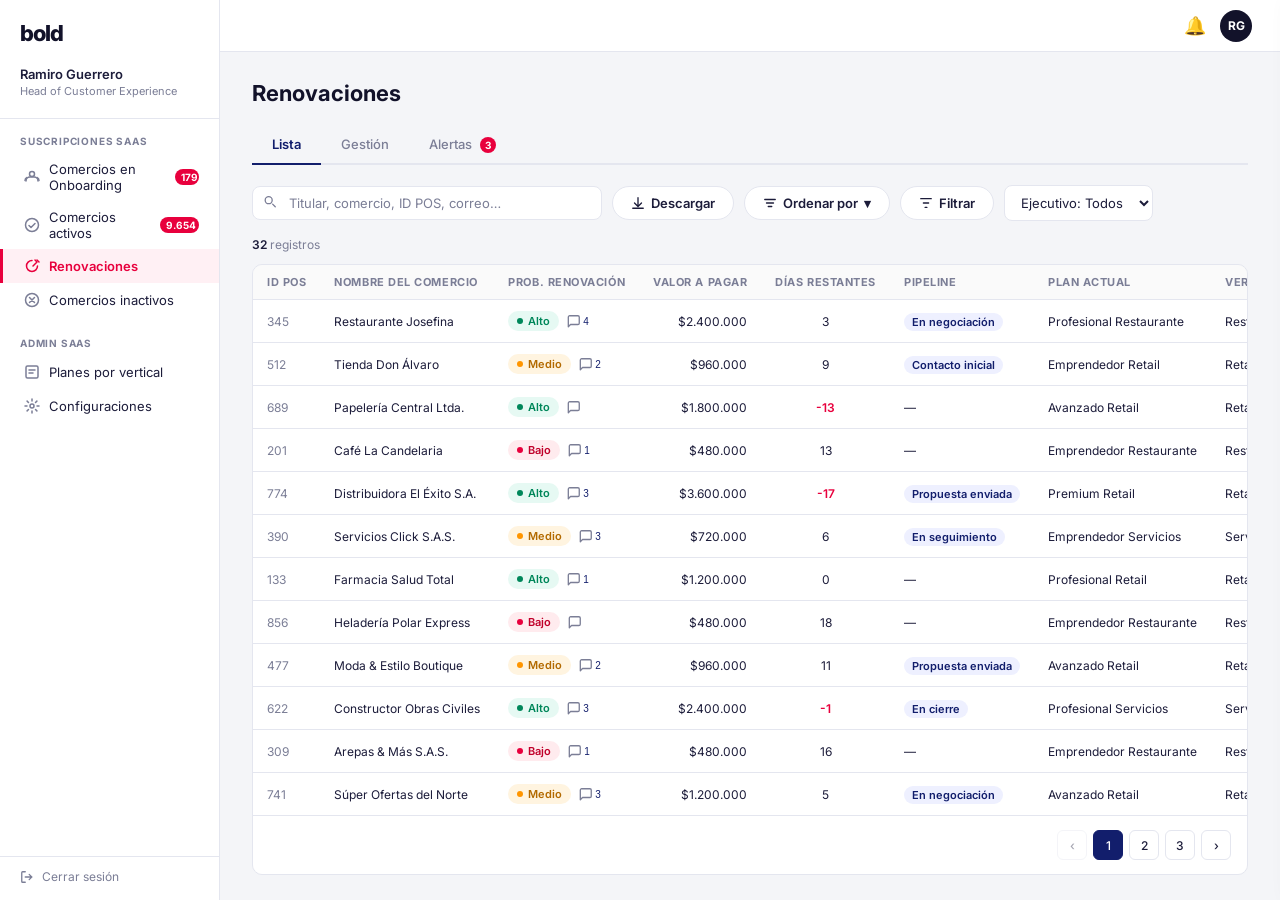
<file: index.html>
<!DOCTYPE html>
<html lang="es">
<head>
  <meta charset="UTF-8" />
  <meta name="viewport" content="width=device-width, initial-scale=1.0" />
  <title>Bold · Backoffice — Renovaciones</title>
  <link rel="preconnect" href="https://fonts.googleapis.com" />
  <link href="https://fonts.googleapis.com/css2?family=Inter:wght@400;500;600;700&display=swap" rel="stylesheet" />
  <link rel="stylesheet" href="shared.css" />
</head>
<body>

<aside>
  <div class="logo">bold</div>
  <div class="user-block">
    <div class="name">Ramiro Guerrero</div>
    <div class="role">Head of Customer Experience</div>
  </div>
  <nav>
    <div class="nav-section">
      <div class="nav-section-label">Suscripciones SaaS</div>
      <a class="nav-item" onclick="navigate(this)">
        <span class="nav-icon"><svg viewBox="0 0 16 16"><path d="M2 12c0-2.2 1.8-4 4-4h4c2.2 0 4 1.8 4 4"/><circle cx="8" cy="5" r="2.5"/><path d="M13 8.5c1.1.5 2 1.5 2 3"/><path d="M3 8.5C1.9 9 1 10 1 11.5"/></svg></span>
        Comercios en Onboarding <span class="badge">179</span>
      </a>
      <a class="nav-item" onclick="navigate(this)">
        <span class="nav-icon"><svg viewBox="0 0 16 16"><circle cx="8" cy="8" r="6.5"/><path d="M5 8.5l2 2 4-4"/></svg></span>
        Comercios activos <span class="badge">9.654</span>
      </a>
      <a class="nav-item active" onclick="navigate(this)">
        <span class="nav-icon"><svg viewBox="0 0 16 16"><path d="M13.5 8A5.5 5.5 0 1 1 8 2.5"/><path d="M11 2l2 2-4 4"/><path d="M13 2l2 2"/></svg></span>
        Renovaciones
      </a>
      <a class="nav-item" onclick="navigate(this)">
        <span class="nav-icon"><svg viewBox="0 0 16 16"><circle cx="8" cy="8" r="6.5"/><path d="M5.5 5.5l5 5M10.5 5.5l-5 5"/></svg></span>
        Comercios inactivos
      </a>
    </div>
    <div class="nav-section">
      <div class="nav-section-label">Admin SaaS</div>
      <a class="nav-item" onclick="navigate(this)">
        <span class="nav-icon"><svg viewBox="0 0 16 16"><rect x="2" y="2" width="12" height="12" rx="1.5"/><path d="M5 6h6M5 9h4"/></svg></span>
        Planes por vertical
      </a>
      <a class="nav-item" href="configuraciones.html">
        <span class="nav-icon"><svg viewBox="0 0 16 16"><circle cx="8" cy="8" r="2"/><path d="M8 1v2M8 13v2M1 8h2M13 8h2M3.1 3.1l1.4 1.4M11.5 11.5l1.4 1.4M3.1 12.9l1.4-1.4M11.5 4.5l1.4-1.4"/></svg></span>
        Configuraciones
      </a>
    </div>
  </nav>
  <div class="nav-logout">
    <a><svg style="width:14px;height:14px;stroke:currentColor;fill:none;stroke-width:1.5;stroke-linecap:round;flex-shrink:0" viewBox="0 0 16 16"><path d="M6 2H3a1 1 0 0 0-1 1v10a1 1 0 0 0 1 1h3M10.5 11l3-3-3-3M13.5 8H6"/></svg> Cerrar sesión</a>
  </div>
</aside>

<main>
  <header>
    <span class="topbar-icon">🔔</span>
    <div class="avatar">RG</div>
  </header>

  <!-- Empty state -->
  <div class="page" id="page-empty" style="display:none;align-items:center;justify-content:center;">
    <div style="text-align:center;color:var(--gray-text);max-width:340px;">
      <svg style="width:48px;height:48px;stroke:currentColor;fill:none;stroke-width:1.2;opacity:0.35;margin-bottom:16px" viewBox="0 0 48 48"><rect x="8" y="8" width="32" height="32" rx="4"/><path d="M16 24h16M16 32h10"/><path d="M20 8v8M28 8v8"/></svg>
      <div style="font-size:15px;font-weight:600;color:var(--text);margin-bottom:6px">Esta pantalla aún está en proceso de diseño</div>
      <div style="font-size:13px;line-height:1.6">El equipo está trabajando en ella. Pronto estará disponible.</div>
    </div>
  </div>

  <!-- Renovaciones / Lista -->
  <div class="page" id="page-renovaciones">
    <div class="page-title">Renovaciones</div>

    <div class="tabs">
      <a class="tab active" href="index.html">Lista</a>
      <a class="tab" href="gestion.html">Gestión</a>
      <a class="tab" href="alertas.html">Alertas <span class="tab-badge">3</span></a>
    </div>

    <!-- Toolbar -->
    <div class="toolbar">
      <div class="search-wrap">
        <span class="search-icon"><svg viewBox="0 0 16 16" fill="none" stroke="currentColor" stroke-width="1.5" stroke-linecap="round" stroke-linejoin="round" style="width:14px;height:14px"><circle cx="6.5" cy="6.5" r="4"/><path d="M11 11l3 3"/></svg></span>
        <input type="text" placeholder="Titular, comercio, ID POS, correo…" oninput="filterTable(this.value)" />
      </div>
      <button class="btn btn-outline" onclick="openDownloadModal()">
        <svg viewBox="0 0 16 16" fill="none" stroke="currentColor" stroke-width="1.5" stroke-linecap="round" stroke-linejoin="round" style="width:14px;height:14px"><path d="M8 2v9M4 8l4 4 4-4M2 14h12"/></svg> Descargar
      </button>
      <div class="sort-wrap">
        <button class="btn btn-outline" onclick="toggleSort()">
          <svg viewBox="0 0 16 16" fill="none" stroke="currentColor" stroke-width="1.5" stroke-linecap="round" stroke-linejoin="round" style="width:14px;height:14px"><path d="M2 4h12M4 8h8M6 12h4"/></svg> Ordenar por <span>▾</span>
        </button>
        <div class="sort-menu" id="sort-menu">
          <div class="sort-option" onclick="sortBy('nombre')">Nombre del comercio</div>
          <div class="sort-option" onclick="sortBy('valor')">Valor a pagar</div>
          <div class="sort-option" onclick="sortBy('antiguedad')">Antigüedad</div>
          <div class="sort-option" onclick="sortBy('prob')">Probabilidad</div>
          <div class="sort-option" onclick="sortBy('clasif')">Clasificación</div>
        </div>
      </div>
      <button class="btn btn-outline" onclick="openDrawer()">
        <svg viewBox="0 0 16 16" fill="none" stroke="currentColor" stroke-width="1.5" stroke-linecap="round" stroke-linejoin="round" style="width:14px;height:14px"><path d="M2 3h12M5 8h6M7 13h2"/></svg> Filtrar
      </button>
      <select onchange="handleEjecutivoFilterLista(this)" style="padding:8px 12px;border:1px solid var(--gray-line);border-radius:8px;font-size:13px;font-family:inherit;color:var(--text);background:var(--white);outline:none;cursor:pointer">
        <option value="Todos">Ejecutivo: Todos</option>
        <option value="Sin asignar">Sin asignar</option>
        <option value="Ana García">Ana García</option>
        <option value="Luis Pérez">Luis Pérez</option>
        <option value="María Torres">María Torres</option>
        <option value="Carlos Ríos">Carlos Ríos</option>
        <option value="Ramiro Guerrero">Ramiro Guerrero</option>
      </select>
    </div>

    <div class="records-count" id="records-count"><span>32</span> registros</div>

    <div class="table-wrap">
      <table id="renov-table">
        <thead>
          <tr>
            <th>ID POS</th>
            <th>Nombre del comercio</th>
            <th>Prob. renovación</th>
            <th style="text-align:right">Valor a pagar</th>
            <th style="text-align:center">Días restantes</th>
            <th>Pipeline</th>
            <th>Plan actual</th>
            <th>Vertical</th>
            <th style="text-align:right">Antigüedad</th>
            <th style="text-align:right">Últ. transacción</th>
            <th style="text-align:center">Facturas</th>
            <th style="text-align:center">Comprobantes</th>
            <th>Clasif. facturación</th>
          </tr>
        </thead>
        <tbody id="table-body"></tbody>
      </table>
      <div class="pagination">
        <button class="page-btn" id="btn-prev" onclick="changePage(-1)">‹</button>
        <button class="page-btn active" id="p1" onclick="goPage(1)">1</button>
        <button class="page-btn" id="p2" onclick="goPage(2)">2</button>
        <button class="page-btn" id="p3" onclick="goPage(3)">3</button>
        <button class="page-btn" id="btn-next" onclick="changePage(1)">›</button>
      </div>
    </div>
  </div>

</main>

<!-- Filter Drawer -->
<div class="drawer-backdrop" id="backdrop" onclick="closeDrawer()"></div>
<div class="drawer" id="drawer">
  <div class="drawer-header"><span class="drawer-title">Filtrar</span><button class="drawer-close" onclick="closeDrawer()">✕</button></div>
  <div class="drawer-body">
    <div class="filter-group"><label>Vertical</label><div class="select-wrap"><select><option value="">Seleccione</option><option>Retail</option><option>Restaurante</option><option>Servicios</option><option>FE Lite</option></select></div></div>
    <div class="filter-group"><label>Plan actual</label><div class="select-wrap"><select><option value="">Seleccione</option><option>Emprendedor</option><option>Profesional</option><option>Avanzado</option><option>Premium</option></select></div></div>
    <div class="filter-group"><label>Pipeline</label><div class="select-wrap"><select id="filter-pipeline" onchange="applyFilters()"><option value="">Seleccione</option><option>Contacto inicial</option><option>En seguimiento</option><option>Propuesta enviada</option><option>En negociación</option><option>Decisión pendiente</option><option>En cierre</option></select></div></div>
    <div class="filter-group"><label>Probabilidad de renovación</label><div class="select-wrap"><select><option value="">Seleccione</option><option>Alto</option><option>Medio</option><option>Bajo</option></select></div></div>
    <div class="filter-group"><label>Clasificación de facturación</label><div class="select-wrap"><select><option value="">Seleccione</option><option>Grande</option><option>Mediano</option><option>Pequeño</option></select></div></div>
    <div class="filter-group"><label>Fecha de vencimiento — Desde</label><input type="date" /></div>
    <div class="filter-group"><label>Fecha de vencimiento — Hasta</label><input type="date" /></div>
    <div class="filter-group"><label>Antigüedad mínima (meses)</label><input type="number" placeholder="Ej. 12" min="0" /></div>
  </div>
  <div class="drawer-footer"><button class="btn-ghost">Limpiar filtros</button><button class="btn btn-primary" onclick="closeDrawer()">Filtrar</button></div>
</div>

<!-- Comment Drawer -->
<div class="comment-drawer" id="comment-drawer">
  <div class="comment-drawer-header">
    <div class="comment-drawer-title"><span id="comment-drawer-name">Comentarios</span><button class="drawer-close" onclick="closeComments()">✕</button></div>
    <div class="prob-select-row" id="prob-select-row" style="padding-top:4px">
      <label class="importante-label" id="importante-label">
        <input type="checkbox" id="comment-importante" onchange="toggleImportante(this)" />
        <span class="importante-check"><svg viewBox="0 0 12 12" fill="none" stroke="#fff" stroke-width="2" stroke-linecap="round" stroke-linejoin="round"><path d="M2 6l3 3 5-5"/></svg></span>
        Importante
      </label>
      <div class="prob-select-right">
        <span class="select-label" style="margin:0">Probabilidad:</span>
        <button id="prob-inline-btn" onclick="openProbModal()" style="border:none;cursor:pointer;padding:5px 12px;border-radius:20px;font-family:inherit;font-size:12px;font-weight:600;transition:opacity 0.15s" onmouseenter="this.style.opacity='.8'" onmouseleave="this.style.opacity='1'"></button>
        <button class="prob-history-btn has-tip" data-tip="Historial de probabilidad" onclick="openProbHistory()"><svg viewBox="0 0 16 16" fill="none" stroke="currentColor" stroke-width="1.5" stroke-linecap="round"><path d="M2 8a6 6 0 1 0 6-6V4"/><path d="M8 2L6 4l2 2"/><path d="M8 6v3l2 1"/></svg></button>
      </div>
    </div>
    <div style="display:flex;align-items:center;justify-content:space-between;gap:6px;margin-top:10px;padding-top:10px;border-top:1px solid var(--gray-line)">
      <span style="font-size:11px;font-weight:600;color:var(--gray-text);white-space:nowrap">Ejecutivo asignado:</span>
      <div style="display:flex;align-items:center;gap:6px">
        <button id="ejecutivo-inline-btn" onclick="openEjecutivoModal()" style="border:none;background:none;cursor:pointer;padding:0;font-family:inherit;font-size:12px;font-weight:700;color:var(--text)"></button>
        <button class="prob-history-btn has-tip" data-tip="Historial de ejecutivo asignado" onclick="openEjecutivoHistory()"><svg viewBox="0 0 16 16" fill="none" stroke="currentColor" stroke-width="1.5" stroke-linecap="round"><path d="M2 8a6 6 0 1 0 6-6V4"/><path d="M8 2L6 4l2 2"/><path d="M8 6v3l2 1"/></svg></button>
      </div>
    </div>
    <div style="display:flex;flex-direction:column;gap:0;margin-top:10px;padding-top:10px;border-top:1px solid var(--gray-line)">
      <div style="display:flex;align-items:center;gap:6px;flex-wrap:wrap">
        <button id="pipeline-inline-btn" onclick="openEstadoModal()" style="display:none;border:none;background:none;cursor:pointer;padding:0;font-family:inherit;font-size:12px;font-weight:600;color:var(--blue)"></button>
        <span id="pipeline-sep" style="display:none;color:var(--gray-line);font-size:12px">|</span>
        <button id="estado-inline-btn" onclick="openEstadoModal()" style="border:none;background:none;cursor:pointer;padding:0;font-family:inherit;font-size:12px;font-weight:700"></button>
        <button class="prob-history-btn has-tip" data-tip="Historial de estado" onclick="openEstadoHistory()"><svg viewBox="0 0 16 16" fill="none" stroke="currentColor" stroke-width="1.5" stroke-linecap="round"><path d="M2 8a6 6 0 1 0 6-6V4"/><path d="M8 2L6 4l2 2"/><path d="M8 6v3l2 1"/></svg></button>
      </div>
    </div>
  </div>
  <div class="comment-list" id="comment-list"></div>
  <div class="comment-add">
    <textarea id="comment-input" placeholder="Escribe un comentario…"></textarea>
    <label style="display:flex;align-items:center;gap:6px;font-size:12px;font-weight:600;color:var(--text);cursor:pointer;margin-top:2px">
      <input type="checkbox" id="add-alerta-check" onchange="toggleAlertaRow(this)" style="accent-color:var(--blue)" />
      Añadir alerta
    </label>
    <div id="alerta-fields-row" style="display:none;gap:10px;align-items:flex-end;flex-wrap:wrap">
      <div style="display:flex;flex-direction:column;gap:4px">
        <label style="font-size:10px;font-weight:600;color:var(--gray-text)">Fecha</label>
        <input type="date" id="alerta-fecha" min="2026-06-09" style="padding:7px 10px;border:1px solid var(--gray-line);border-radius:8px;font-size:12px;font-family:inherit;color:var(--text);outline:none;cursor:pointer" />
      </div>
      <div style="display:flex;flex-direction:column;gap:4px">
        <label style="font-size:10px;font-weight:600;color:var(--gray-text)">Hora</label>
        <select id="alerta-hora" style="padding:7px 10px;border:1px solid var(--gray-line);border-radius:8px;font-size:12px;font-family:inherit;color:var(--text);background:var(--white);outline:none;cursor:pointer">
          <option>8:00 am</option><option>8:30 am</option><option>9:00 am</option><option>9:30 am</option>
          <option>10:00 am</option><option>10:30 am</option><option>11:00 am</option><option>11:30 am</option>
          <option>12:00 pm</option><option>12:30 pm</option><option>1:00 pm</option><option>1:30 pm</option>
          <option>2:00 pm</option><option>2:30 pm</option><option>3:00 pm</option><option>3:30 pm</option>
          <option>4:00 pm</option><option>4:30 pm</option><option>5:00 pm</option><option>5:30 pm</option>
          <option>6:00 pm</option><option>6:30 pm</option><option>7:00 pm</option><option>7:30 pm</option>
        </select>
      </div>
    </div>
    <div class="comment-add-footer">
      <button class="btn btn-outline" style="padding:6px 14px;font-size:12px" onclick="closeComments()">Cancelar</button>
      <button class="btn btn-primary" style="padding:6px 14px;font-size:12px" onclick="addComment()">Agregar</button>
    </div>
  </div>
</div>

<!-- Download Modal -->
<div class="center-modal-backdrop" id="download-modal" onclick="closeDownloadModal(event)">
  <div class="center-modal" style="max-width:400px">
    <div class="center-modal-header"><span class="center-modal-title">Descargar registros</span><button class="drawer-close" onclick="closeDownloadModal()">✕</button></div>
    <div class="center-modal-body" style="gap:14px">
      <p style="font-size:13px;color:var(--gray-text);margin:0">Selecciona el rango de fechas de vencimiento de las suscripciones que deseas exportar.</p>
      <div style="display:grid;grid-template-columns:1fr 1fr;gap:12px">
        <div style="display:flex;flex-direction:column;gap:6px"><label style="font-size:11px;font-weight:600;color:var(--gray-text)">Fecha desde</label><input type="date" id="download-desde" style="padding:9px 12px;border:1px solid var(--gray-line);border-radius:8px;font-size:13px;font-family:inherit;color:var(--text);outline:none;cursor:pointer" /></div>
        <div style="display:flex;flex-direction:column;gap:6px"><label style="font-size:11px;font-weight:600;color:var(--gray-text)">Fecha hasta</label><input type="date" id="download-hasta" style="padding:9px 12px;border:1px solid var(--gray-line);border-radius:8px;font-size:13px;font-family:inherit;color:var(--text);outline:none;cursor:pointer" /></div>
      </div>
      <p id="download-error" style="font-size:12px;color:var(--red);display:none;margin:0">Por favor selecciona ambas fechas para continuar.</p>
    </div>
    <div style="display:flex;justify-content:flex-end;gap:8px;padding:12px 20px;border-top:1px solid var(--gray-line)">
      <button class="btn btn-outline" style="padding:7px 16px;font-size:12px" onclick="closeDownloadModal()">Cancelar</button>
      <button class="btn btn-primary" style="padding:7px 16px;font-size:12px;display:flex;align-items:center;gap:6px" onclick="confirmDownload()"><svg viewBox="0 0 16 16" fill="none" stroke="currentColor" stroke-width="1.5" stroke-linecap="round" stroke-linejoin="round" style="width:13px;height:13px"><path d="M8 2v9M4 8l4 4 4-4M2 14h12"/></svg> Descargar</button>
    </div>
  </div>
</div>

<!-- Comment Alerta Gestionar Modal -->
<div class="center-modal-backdrop" id="comment-gestionar-modal" onclick="closeCommentAlertaModal(event)">
  <div class="center-modal" style="width:480px;max-width:95vw">
    <div class="center-modal-header">
      <span class="center-modal-title">Gestionar alerta</span>
      <button class="drawer-close" onclick="closeCommentAlertaModal()">✕</button>
    </div>
    <div class="center-modal-body" style="gap:16px">
      <div style="background:var(--gray-bg);border:1px solid var(--gray-line);border-radius:10px;padding:12px 14px">
        <span style="font-size:10px;font-weight:600;color:var(--gray-text)">FECHA PROGRAMADA</span>
        <div style="font-size:13px;font-weight:600;color:var(--text);margin-top:4px" id="cg-fecha">—</div>
      </div>
      <div style="display:flex;flex-direction:column;gap:8px">
        <span style="font-size:11px;font-weight:600;color:var(--gray-text)">RESULTADO</span>
        <div style="display:flex;gap:8px">
          <button class="gestionar-result-btn realizado" id="cg-btn-realizado" onclick="selectCommentResultado('realizado',this)">✓ Realizado</button>
          <button class="gestionar-result-btn cancelado" id="cg-btn-cancelado" onclick="selectCommentResultado('cancelado',this)">✕ Cancelado</button>
        </div>
      </div>
      <div style="display:flex;flex-direction:column;gap:6px">
        <span style="font-size:11px;font-weight:600;color:var(--gray-text)">COMENTARIO <span style="color:var(--red)">*</span></span>
        <textarea id="cg-comment" placeholder="Describe qué ocurrió en esta gestión…" style="width:100%;min-height:80px;resize:vertical;border:1px solid var(--gray-line);border-radius:8px;padding:10px 12px;font-family:inherit;font-size:13px;color:var(--text);outline:none"></textarea>
        <span id="cg-error" style="font-size:11px;color:var(--red);display:none">Por favor completa el resultado y el comentario.</span>
      </div>
    </div>
    <div style="display:flex;justify-content:flex-end;gap:8px;padding:12px 20px;border-top:1px solid var(--gray-line)">
      <button class="btn btn-outline" style="padding:7px 16px;font-size:12px" onclick="closeCommentAlertaModal()">Cancelar</button>
      <button class="btn btn-primary" style="padding:7px 16px;font-size:12px" onclick="confirmCommentAlerta()">Confirmar</button>
    </div>
  </div>
</div>

<!-- Prob Modal -->
<div class="center-modal-backdrop" id="prob-modal" onclick="closeProbModal(event)">
  <div class="center-modal" style="max-width:420px">
    <div class="center-modal-header"><span class="center-modal-title">Cambiar probabilidad de renovación</span><button class="drawer-close" onclick="closeProbModal()">✕</button></div>
    <div class="center-modal-body" style="gap:16px">
      <div style="display:flex;gap:8px">
        <button class="prob-opt-btn alto"  id="popt-alto"  onclick="selectProbOpt('Alto',this)">● Alto</button>
        <button class="prob-opt-btn medio" id="popt-medio" onclick="selectProbOpt('Medio',this)">● Medio</button>
        <button class="prob-opt-btn bajo"  id="popt-bajo"  onclick="selectProbOpt('Bajo',this)">● Bajo</button>
      </div>
      <textarea id="prob-comment-input" placeholder="Agrega un comentario sobre este cambio de probabilidad…" style="width:100%;min-height:80px;resize:vertical;border:1px solid var(--gray-line);border-radius:8px;padding:10px 12px;font-family:inherit;font-size:13px;color:var(--text);outline:none"></textarea>
    </div>
    <div style="display:flex;justify-content:flex-end;gap:8px;padding:12px 20px;border-top:1px solid var(--gray-line)">
      <button class="btn btn-outline" style="padding:7px 16px;font-size:12px" onclick="closeProbModal()">Cancelar</button>
      <button class="btn btn-primary" style="padding:7px 16px;font-size:12px" onclick="confirmProb()">Confirmar</button>
    </div>
  </div>
</div>

<!-- Prob History Modal -->
<div class="center-modal-backdrop" id="prob-history-modal" onclick="closeProbHistory(event)">
  <div class="center-modal"><div class="center-modal-header"><span class="center-modal-title">Historial de probabilidad</span><button class="drawer-close" onclick="closeProbHistory()">✕</button></div><div class="center-modal-body" id="prob-history-body"></div></div>
</div>

<!-- Estado Modal -->
<div class="center-modal-backdrop" id="estado-modal" onclick="closeEstadoModal(event)">
  <div class="center-modal" style="max-width:420px">
    <div class="center-modal-header"><span class="center-modal-title">Cambiar estado de renovación</span><button class="drawer-close" onclick="closeEstadoModal()">✕</button></div>
    <div class="center-modal-body" style="gap:16px">
      <div style="display:flex;gap:8px">
        <button class="estado-opt-btn active" id="opt-proceso" onclick="selectEstadoOpt('proceso',this)">En proceso</button>
        <button class="estado-opt-btn ganado"  id="opt-ganado"  onclick="selectEstadoOpt('ganado',this)">Ganado</button>
        <button class="estado-opt-btn perdido" id="opt-perdido" onclick="selectEstadoOpt('perdido',this)">Perdido</button>
      </div>
      <div id="pipeline-row" style="display:none;flex-direction:column;gap:6px"><label style="font-size:11px;font-weight:600;color:var(--gray-text)">Pipeline</label><div class="select-wrap"><select id="pipeline-select" style="width:100%;padding:9px 12px;border:1px solid var(--gray-line);border-radius:8px;font-size:13px;font-family:inherit;color:var(--text);background:var(--white);appearance:none;outline:none;cursor:pointer"><option value="">Selecciona una etapa…</option><option>Contacto inicial</option><option>En seguimiento</option><option>Propuesta enviada</option><option>En negociación</option><option>Decisión pendiente</option><option>En cierre</option></select></div></div>
      <div id="motivo-row" style="display:none;flex-direction:column;gap:6px"><label style="font-size:11px;font-weight:600;color:var(--gray-text)">Motivo de pérdida</label><div class="select-wrap"><select id="motivo-select" style="width:100%;padding:9px 12px;border:1px solid var(--gray-line);border-radius:8px;font-size:13px;font-family:inherit;color:var(--text);background:var(--white);appearance:none;outline:none;cursor:pointer"><option value="">Selecciona un motivo…</option><option>Ilocalizable</option><option>Cambio de proveedor</option><option>Precio alto</option><option>Funcionalidad faltante</option><option>Cerré el negocio</option><option>Otro</option></select></div></div>
      <textarea id="estado-comment-input" placeholder="Agrega un comentario sobre este cambio de estado…" style="width:100%;min-height:80px;resize:vertical;border:1px solid var(--gray-line);border-radius:8px;padding:10px 12px;font-family:inherit;font-size:13px;color:var(--text);outline:none"></textarea>
    </div>
    <div style="display:flex;justify-content:flex-end;gap:8px;padding:12px 20px;border-top:1px solid var(--gray-line)">
      <button class="btn btn-outline" style="padding:7px 16px;font-size:12px" onclick="closeEstadoModal()">Cancelar</button>
      <button class="btn btn-primary" style="padding:7px 16px;font-size:12px" onclick="confirmEstado()">Confirmar</button>
    </div>
  </div>
</div>

<!-- Estado History Modal -->
<div class="center-modal-backdrop" id="estado-history-modal" onclick="closeEstadoHistory(event)">
  <div class="center-modal"><div class="center-modal-header"><span class="center-modal-title">Historial de estado</span><button class="drawer-close" onclick="closeEstadoHistory()">✕</button></div><div class="center-modal-body" id="estado-history-body"></div></div>
</div>

<!-- Ejecutivo Modal -->
<div class="center-modal-backdrop" id="ejecutivo-modal" onclick="closeEjecutivoModal(event)">
  <div class="center-modal" style="max-width:360px">
    <div class="center-modal-header"><span class="center-modal-title">Cambiar ejecutivo asignado</span><button class="drawer-close" onclick="closeEjecutivoModal()">✕</button></div>
    <div class="center-modal-body" id="ejecutivo-modal-body" style="flex-direction:column;gap:8px"></div>
    <div style="display:flex;justify-content:flex-end;gap:8px;padding:12px 20px;border-top:1px solid var(--gray-line)">
      <button class="btn btn-outline" style="padding:7px 16px;font-size:12px" onclick="closeEjecutivoModal()">Cancelar</button>
      <button class="btn btn-primary" style="padding:7px 16px;font-size:12px" onclick="confirmEjecutivo()">Confirmar</button>
    </div>
  </div>
</div>

<!-- Ejecutivo History Modal -->
<div class="center-modal-backdrop" id="ejecutivo-history-modal" onclick="closeEjecutivoHistory(event)">
  <div class="center-modal"><div class="center-modal-header"><span class="center-modal-title">Historial de ejecutivo asignado</span><button class="drawer-close" onclick="closeEjecutivoHistory()">✕</button></div><div class="center-modal-body" id="ejecutivo-history-body"></div></div>
</div>

<script src="shared.js"></script>
<script>
  const PAGE_SIZE = 12;
  let currentPage = 1;
  let filtered = [...ROWS];
  let searchQuery = '';

  function renderTable() {
    const start = (currentPage - 1) * PAGE_SIZE;
    const page  = filtered.slice(start, start + PAGE_SIZE);
    const tbody = document.getElementById('table-body');
    tbody.innerHTML = page.map(r => {
      const dias = diasRestantes(r);
      const diasHtml = `<span style="${dias < 0 ? 'color:var(--red);font-weight:600' : ''}">${dias}</span>`;
      const cnt = r.comentarios.length;
      const commentBtn = `<button class="card-comment-btn" onclick="event.stopPropagation();openCommentsFromTable('${r.id}')" title="Comentarios" style="margin-left:6px;vertical-align:middle">
        <svg viewBox="0 0 16 16" fill="none" stroke="currentColor" stroke-width="1.5" stroke-linecap="round" stroke-linejoin="round" style="width:14px;height:14px"><path d="M14 10.5c0 .8-.7 1.5-1.5 1.5H4l-2.5 2.5V3.5C1.5 2.7 2.2 2 3 2h9.5c.8 0 1.5.7 1.5 1.5v7z"/></svg>${cnt ? `<span style="font-size:10px;margin-left:2px;color:var(--blue)">${cnt}</span>` : ''}
      </button>`;
      return `
      <tr onclick="openDetail('${r.id}')">
        <td class="muted">${r.id}</td>
        <td>${r.nombre}</td>
        <td><span style="display:inline-flex;align-items:center;gap:0">${probChip(r.prob)}${commentBtn}</span></td>
        <td class="right">${r.valor}</td>
        <td style="text-align:center">${diasHtml}</td>
        <td>${r.pipeline ? `<span style="font-size:11px;font-weight:600;color:var(--blue);background:#EEF0FF;border-radius:20px;padding:2px 8px;white-space:nowrap">${r.pipeline}</span>` : '<span class="muted">—</span>'}</td>
        <td>${r.plan}</td>
        <td>${r.vertical}</td>
        <td class="muted right">${r.antiguedad}</td>
        <td class="muted right">${r.diasUltima} días</td>
        <td class="muted" style="text-align:center">${r.facturas.toLocaleString()}</td>
        <td class="muted" style="text-align:center">${r.comprobantes.toLocaleString()}</td>
        <td>${clasifChip(r.clasif)}</td>
      </tr>`;
    }).join('');

    const totalPages = Math.ceil(filtered.length / PAGE_SIZE);
    document.getElementById('records-count').innerHTML = `<span>${filtered.length}</span> registros`;
    for (let i = 1; i <= 3; i++) {
      const btn = document.getElementById(`p${i}`);
      btn.classList.toggle('active', i === currentPage);
      btn.style.display = i <= totalPages ? '' : 'none';
    }
    document.getElementById('btn-prev').disabled = currentPage === 1;
    document.getElementById('btn-next').disabled = currentPage >= totalPages;
  }

  function filterTable(q) { searchQuery = q; applyFilters(); }

  function applyFilters() {
    const query    = searchQuery.toLowerCase();
    const pipeline = (document.getElementById('filter-pipeline')?.value || '').toLowerCase();
    filtered = ROWS.filter(r => {
      const matchText = !query || r.id.includes(query) || r.nombre.toLowerCase().includes(query) || r.vertical.toLowerCase().includes(query) || r.plan.toLowerCase().includes(query);
      const matchPipeline = !pipeline || (r.pipeline || '').toLowerCase() === pipeline;
      return matchText && matchPipeline;
    });
    currentPage = 1;
    renderTable();
  }

  function changePage(d) {
    const totalPages = Math.ceil(filtered.length / PAGE_SIZE);
    currentPage = Math.max(1, Math.min(currentPage + d, totalPages));
    renderTable();
  }
  function goPage(p) { currentPage = p; renderTable(); }

  function toggleSort() { document.getElementById('sort-menu').classList.toggle('open'); }
  function sortBy(key) {
    const order = { 'Alto':2,'Medio':1,'Bajo':0,'Grande':2,'Mediano':1,'Pequeño':0 };
    filtered.sort((a, b) => {
      if (key === 'valor')     return parseInt(b.valor.replace(/\D/g,'')) - parseInt(a.valor.replace(/\D/g,''));
      if (key === 'antiguedad') return parseInt(b.antiguedad) - parseInt(a.antiguedad);
      if (key === 'prob')      return (order[b.prob]||0) - (order[a.prob]||0);
      if (key === 'clasif')    return (order[b.clasif]||0) - (order[a.clasif]||0);
      return a[key].localeCompare(b[key]);
    });
    currentPage = 1;
    renderTable();
    document.getElementById('sort-menu').classList.remove('open');
  }
  document.addEventListener('click', e => {
    if (!e.target.closest('.sort-wrap')) document.getElementById('sort-menu').classList.remove('open');
  });

  /* ── SIDEBAR NAV ── */
  function navigate(el) {
    document.querySelectorAll('.nav-item').forEach(n => n.classList.remove('active'));
    el.classList.add('active');
    const label = el.textContent.trim();
    const isRenov = label.startsWith('Renovaciones');
    document.getElementById('page-renovaciones').style.display = isRenov ? '' : 'none';
    document.getElementById('page-empty').style.display        = isRenov ? 'none' : 'flex';
  }

  renderTable();
</script>
</body>
</html>
</file>
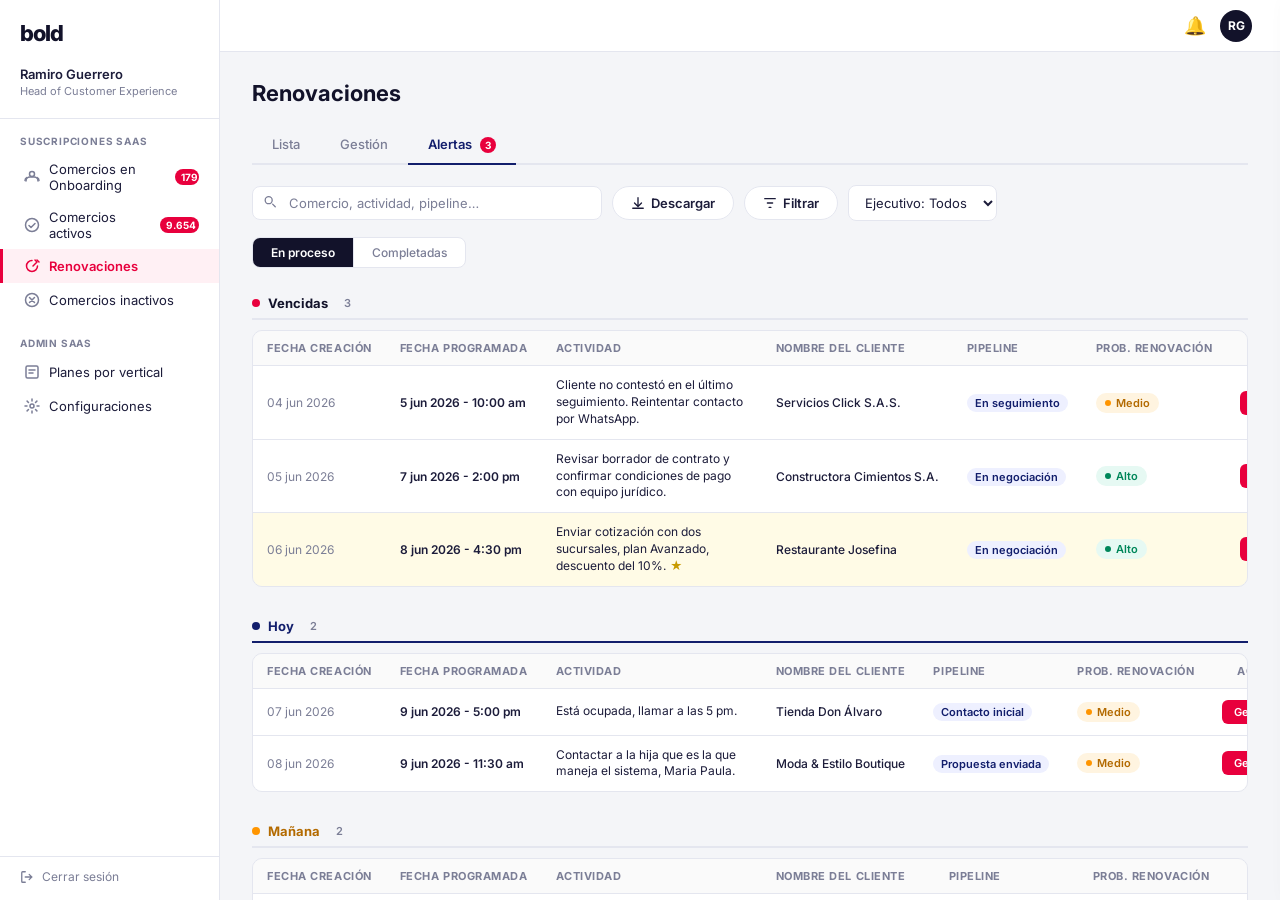
<file: alertas.html>
<!DOCTYPE html>
<html lang="es">
<head>
  <meta charset="UTF-8" />
  <meta name="viewport" content="width=device-width, initial-scale=1.0" />
  <title>Bold · Backoffice — Alertas</title>
  <link rel="preconnect" href="https://fonts.googleapis.com" />
  <link href="https://fonts.googleapis.com/css2?family=Inter:wght@400;500;600;700&display=swap" rel="stylesheet" />
  <link rel="stylesheet" href="shared.css" />
</head>
<body>

<aside>
  <div class="logo">bold</div>
  <div class="user-block">
    <div class="name">Ramiro Guerrero</div>
    <div class="role">Head of Customer Experience</div>
  </div>
  <nav>
    <div class="nav-section">
      <div class="nav-section-label">Suscripciones SaaS</div>
      <a class="nav-item" onclick="navigate(this)"><span class="nav-icon"><svg viewBox="0 0 16 16"><path d="M2 12c0-2.2 1.8-4 4-4h4c2.2 0 4 1.8 4 4"/><circle cx="8" cy="5" r="2.5"/><path d="M13 8.5c1.1.5 2 1.5 2 3"/><path d="M3 8.5C1.9 9 1 10 1 11.5"/></svg></span>Comercios en Onboarding<span class="badge">179</span></a>
      <a class="nav-item" onclick="navigate(this)"><span class="nav-icon"><svg viewBox="0 0 16 16"><circle cx="8" cy="8" r="6.5"/><path d="M5 8.5l2 2 4-4"/></svg></span>Comercios activos<span class="badge">9.654</span></a>
      <a class="nav-item active" href="index.html"><span class="nav-icon"><svg viewBox="0 0 16 16"><path d="M13.5 8A5.5 5.5 0 1 1 8 2.5"/><path d="M11 2l2 2-4 4"/><path d="M13 2l2 2"/></svg></span>Renovaciones</a>
      <a class="nav-item" onclick="navigate(this)"><span class="nav-icon"><svg viewBox="0 0 16 16"><circle cx="8" cy="8" r="6.5"/><path d="M5.5 5.5l5 5M10.5 5.5l-5 5"/></svg></span>Comercios inactivos</a>
    </div>
    <div class="nav-section">
      <div class="nav-section-label">Admin SaaS</div>
      <a class="nav-item" onclick="navigate(this)"><span class="nav-icon"><svg viewBox="0 0 16 16"><rect x="2" y="2" width="12" height="12" rx="1.5"/><path d="M5 6h6M5 9h4"/></svg></span>Planes por vertical</a>
      <a class="nav-item" href="configuraciones.html"><span class="nav-icon"><svg viewBox="0 0 16 16"><circle cx="8" cy="8" r="2"/><path d="M8 1v2M8 13v2M1 8h2M13 8h2M3.1 3.1l1.4 1.4M11.5 11.5l1.4 1.4M3.1 12.9l1.4-1.4M11.5 4.5l1.4-1.4"/></svg></span>Configuraciones</a>
    </div>
  </nav>
  <div class="nav-logout"><a><svg style="width:14px;height:14px;stroke:currentColor;fill:none;stroke-width:1.5;stroke-linecap:round;flex-shrink:0" viewBox="0 0 16 16"><path d="M6 2H3a1 1 0 0 0-1 1v10a1 1 0 0 0 1 1h3M10.5 11l3-3-3-3M13.5 8H6"/></svg> Cerrar sesión</a></div>
</aside>

<main>
  <header>
    <span class="topbar-icon">🔔</span>
    <div class="avatar">RG</div>
  </header>

  <div class="page" id="page-empty" style="display:none;align-items:center;justify-content:center;">
    <div style="text-align:center;color:var(--gray-text);max-width:340px;">
      <svg style="width:48px;height:48px;stroke:currentColor;fill:none;stroke-width:1.2;opacity:0.35;margin-bottom:16px" viewBox="0 0 48 48"><rect x="8" y="8" width="32" height="32" rx="4"/><path d="M16 24h16M16 32h10"/><path d="M20 8v8M28 8v8"/></svg>
      <div style="font-size:15px;font-weight:600;color:var(--text);margin-bottom:6px">Esta pantalla aún está en proceso de diseño</div>
      <div style="font-size:13px;line-height:1.6">El equipo está trabajando en ella. Pronto estará disponible.</div>
    </div>
  </div>

  <div class="page" id="page-alertas">
    <div class="page-title">Renovaciones</div>

    <div class="tabs">
      <a class="tab" href="index.html">Lista</a>
      <a class="tab" href="gestion.html">Gestión</a>
      <a class="tab active" href="alertas.html">Alertas <span class="tab-badge" id="tab-badge-vencidas"></span></a>
    </div>

    <!-- Toolbar -->
    <div class="toolbar">
      <div class="search-wrap">
        <span class="search-icon"><svg viewBox="0 0 16 16" fill="none" stroke="currentColor" stroke-width="1.5" stroke-linecap="round" stroke-linejoin="round" style="width:14px;height:14px"><circle cx="6.5" cy="6.5" r="4"/><path d="M11 11l3 3"/></svg></span>
        <input type="text" placeholder="Comercio, actividad, pipeline…" oninput="filterAlertas(this.value)" />
      </div>
      <button class="btn btn-outline" onclick="openDownloadModal()">
        <svg viewBox="0 0 16 16" fill="none" stroke="currentColor" stroke-width="1.5" stroke-linecap="round" stroke-linejoin="round" style="width:14px;height:14px"><path d="M8 2v9M4 8l4 4 4-4M2 14h12"/></svg> Descargar
      </button>
      <button class="btn btn-outline" onclick="openDrawer()">
        <svg viewBox="0 0 16 16" fill="none" stroke="currentColor" stroke-width="1.5" stroke-linecap="round" stroke-linejoin="round" style="width:14px;height:14px"><path d="M2 3h12M5 8h6M7 13h2"/></svg> Filtrar
      </button>
      <select onchange="setEjecutivoFilter(this.value)" style="padding:8px 12px;border:1px solid var(--gray-line);border-radius:8px;font-size:13px;font-family:inherit;color:var(--text);background:var(--white);outline:none;cursor:pointer">
        <option value="Todos">Ejecutivo: Todos</option>
        <option value="Sin asignar">Sin asignar</option>
        <option value="Ana García">Ana García</option>
        <option value="Luis Pérez">Luis Pérez</option>
        <option value="María Torres">María Torres</option>
        <option value="Carlos Ríos">Carlos Ríos</option>
        <option value="Ramiro Guerrero">Ramiro Guerrero</option>
      </select>
    </div>

    <!-- Sub-tabs En proceso / Completadas -->
    <div class="status-segment" style="margin-bottom:20px">
      <button class="seg-btn active" onclick="setAlertaTab('proceso', this)">En proceso</button>
      <button class="seg-btn"        onclick="setAlertaTab('completadas', this)">Completadas</button>
    </div>

    <!-- En proceso -->
    <div id="subtab-proceso">
      <div id="section-vencidas"></div>
      <div id="section-hoy"></div>
      <div id="section-manana"></div>
      <div id="section-siguientes"></div>
    </div>

    <!-- Completadas -->
    <div id="subtab-completadas" style="display:none">
      <div id="section-completadas"></div>
      <!-- Paginación completadas -->
      <div class="pagination" id="completadas-pagination" style="display:none;border-top:none;padding-top:8px"></div>
    </div>

  </div>
</main>

<!-- Filter Drawer -->
<div class="drawer-backdrop" id="backdrop" onclick="handleBackdropClick()"></div>
<div class="drawer" id="drawer">
  <div class="drawer-header"><span class="drawer-title">Filtrar</span><button class="drawer-close" onclick="closeDrawer()">✕</button></div>
  <div class="drawer-body">
    <div class="filter-group"><label>Probabilidad de renovación</label><div class="select-wrap"><select><option value="">Seleccione</option><option>Alto</option><option>Medio</option><option>Bajo</option></select></div></div>
    <div class="filter-group"><label>Pipeline</label><div class="select-wrap"><select><option value="">Seleccione</option><option>Contacto inicial</option><option>En seguimiento</option><option>Propuesta enviada</option><option>En negociación</option><option>Decisión pendiente</option><option>En cierre</option></select></div></div>
    <div class="filter-group"><label>Fecha programada — Desde</label><input type="date" /></div>
    <div class="filter-group"><label>Fecha programada — Hasta</label><input type="date" /></div>
  </div>
  <div class="drawer-footer"><button class="btn-ghost">Limpiar filtros</button><button class="btn btn-primary" onclick="closeDrawer()">Filtrar</button></div>
</div>

<!-- Comment Drawer -->
<div class="comment-drawer" id="comment-drawer">
  <div class="comment-drawer-header">
    <div class="comment-drawer-title"><span id="comment-drawer-name">Comentarios</span><button class="drawer-close" onclick="closeComments()">✕</button></div>
    <div class="prob-select-row" style="padding-top:4px">
      <label class="importante-label" id="importante-label">
        <input type="checkbox" id="comment-importante" onchange="toggleImportante(this)" />
        <span class="importante-check"><svg viewBox="0 0 12 12" fill="none" stroke="#fff" stroke-width="2" stroke-linecap="round" stroke-linejoin="round"><path d="M2 6l3 3 5-5"/></svg></span>
        Importante
      </label>
      <div class="prob-select-right">
        <span class="select-label" style="margin:0">Probabilidad:</span>
        <button id="prob-inline-btn" onclick="openProbModal()" style="border:none;cursor:pointer;padding:5px 12px;border-radius:20px;font-family:inherit;font-size:12px;font-weight:600;transition:opacity 0.15s" onmouseenter="this.style.opacity='.8'" onmouseleave="this.style.opacity='1'"></button>
        <button class="prob-history-btn has-tip" data-tip="Historial de probabilidad" onclick="openProbHistory()"><svg viewBox="0 0 16 16" fill="none" stroke="currentColor" stroke-width="1.5" stroke-linecap="round"><path d="M2 8a6 6 0 1 0 6-6V4"/><path d="M8 2L6 4l2 2"/><path d="M8 6v3l2 1"/></svg></button>
      </div>
    </div>
    <div style="display:flex;align-items:center;justify-content:space-between;gap:6px;margin-top:10px;padding-top:10px;border-top:1px solid var(--gray-line)">
      <span style="font-size:11px;font-weight:600;color:var(--gray-text);white-space:nowrap">Ejecutivo asignado:</span>
      <div style="display:flex;align-items:center;gap:6px">
        <button id="ejecutivo-inline-btn" onclick="openEjecutivoModal()" style="border:none;background:none;cursor:pointer;padding:0;font-family:inherit;font-size:12px;font-weight:700;color:var(--text)"></button>
        <button class="prob-history-btn has-tip" data-tip="Historial de ejecutivo asignado" onclick="openEjecutivoHistory()"><svg viewBox="0 0 16 16" fill="none" stroke="currentColor" stroke-width="1.5" stroke-linecap="round"><path d="M2 8a6 6 0 1 0 6-6V4"/><path d="M8 2L6 4l2 2"/><path d="M8 6v3l2 1"/></svg></button>
      </div>
    </div>
    <div style="display:flex;flex-direction:column;gap:0;margin-top:10px;padding-top:10px;border-top:1px solid var(--gray-line)">
      <div style="display:flex;align-items:center;gap:6px;flex-wrap:wrap">
        <button id="pipeline-inline-btn" onclick="openEstadoModal()" style="display:none;border:none;background:none;cursor:pointer;padding:0;font-family:inherit;font-size:12px;font-weight:600;color:var(--blue)"></button>
        <span id="pipeline-sep" style="display:none;color:var(--gray-line);font-size:12px">|</span>
        <button id="estado-inline-btn" onclick="openEstadoModal()" style="border:none;background:none;cursor:pointer;padding:0;font-family:inherit;font-size:12px;font-weight:700"></button>
        <button class="prob-history-btn has-tip" data-tip="Historial de estado" onclick="openEstadoHistory()"><svg viewBox="0 0 16 16" fill="none" stroke="currentColor" stroke-width="1.5" stroke-linecap="round"><path d="M2 8a6 6 0 1 0 6-6V4"/><path d="M8 2L6 4l2 2"/><path d="M8 6v3l2 1"/></svg></button>
      </div>
    </div>
  </div>
  <div class="comment-list" id="comment-list"></div>
  <div class="comment-add">
    <textarea id="comment-input" placeholder="Escribe un comentario…"></textarea>
    <label style="display:flex;align-items:center;gap:6px;font-size:12px;font-weight:600;color:var(--text);cursor:pointer;margin-top:2px">
      <input type="checkbox" id="add-alerta-check" onchange="toggleAlertaRow(this)" style="accent-color:var(--blue)" />
      Añadir alerta
    </label>
    <div id="alerta-fields-row" style="display:none;gap:10px;align-items:flex-end;flex-wrap:wrap">
      <div style="display:flex;flex-direction:column;gap:4px">
        <label style="font-size:10px;font-weight:600;color:var(--gray-text)">Fecha</label>
        <input type="date" id="alerta-fecha" min="2026-06-09" style="padding:7px 10px;border:1px solid var(--gray-line);border-radius:8px;font-size:12px;font-family:inherit;color:var(--text);outline:none;cursor:pointer" />
      </div>
      <div style="display:flex;flex-direction:column;gap:4px">
        <label style="font-size:10px;font-weight:600;color:var(--gray-text)">Hora</label>
        <select id="alerta-hora" style="padding:7px 10px;border:1px solid var(--gray-line);border-radius:8px;font-size:12px;font-family:inherit;color:var(--text);background:var(--white);outline:none;cursor:pointer">
          <option>8:00 am</option><option>8:30 am</option><option>9:00 am</option><option>9:30 am</option>
          <option>10:00 am</option><option>10:30 am</option><option>11:00 am</option><option>11:30 am</option>
          <option>12:00 pm</option><option>12:30 pm</option><option>1:00 pm</option><option>1:30 pm</option>
          <option>2:00 pm</option><option>2:30 pm</option><option>3:00 pm</option><option>3:30 pm</option>
          <option>4:00 pm</option><option>4:30 pm</option><option>5:00 pm</option><option>5:30 pm</option>
          <option>6:00 pm</option><option>6:30 pm</option><option>7:00 pm</option><option>7:30 pm</option>
        </select>
      </div>
    </div>
    <div class="comment-add-footer">
      <button class="btn btn-outline" style="padding:6px 14px;font-size:12px" onclick="closeComments()">Cancelar</button>
      <button class="btn btn-primary" style="padding:6px 14px;font-size:12px" onclick="addComment()">Agregar</button>
    </div>
  </div>
</div>

<!-- Download Modal -->
<div class="center-modal-backdrop" id="download-modal" onclick="closeDownloadModal(event)">
  <div class="center-modal" style="max-width:400px">
    <div class="center-modal-header"><span class="center-modal-title">Descargar alertas</span><button class="drawer-close" onclick="closeDownloadModal()">✕</button></div>
    <div class="center-modal-body" style="gap:14px">
      <p style="font-size:13px;color:var(--gray-text);margin:0">Selecciona el rango de fechas programadas que deseas exportar.</p>
      <div style="display:grid;grid-template-columns:1fr 1fr;gap:12px">
        <div style="display:flex;flex-direction:column;gap:6px"><label style="font-size:11px;font-weight:600;color:var(--gray-text)">Fecha desde</label><input type="date" id="download-desde" style="padding:9px 12px;border:1px solid var(--gray-line);border-radius:8px;font-size:13px;font-family:inherit;color:var(--text);outline:none;cursor:pointer" /></div>
        <div style="display:flex;flex-direction:column;gap:6px"><label style="font-size:11px;font-weight:600;color:var(--gray-text)">Fecha hasta</label><input type="date" id="download-hasta" style="padding:9px 12px;border:1px solid var(--gray-line);border-radius:8px;font-size:13px;font-family:inherit;color:var(--text);outline:none;cursor:pointer" /></div>
      </div>
      <p id="download-error" style="font-size:12px;color:var(--red);display:none;margin:0">Por favor selecciona ambas fechas para continuar.</p>
    </div>
    <div style="display:flex;justify-content:flex-end;gap:8px;padding:12px 20px;border-top:1px solid var(--gray-line)">
      <button class="btn btn-outline" style="padding:7px 16px;font-size:12px" onclick="closeDownloadModal()">Cancelar</button>
      <button class="btn btn-primary" style="padding:7px 16px;font-size:12px;display:flex;align-items:center;gap:6px" onclick="confirmDownload()"><svg viewBox="0 0 16 16" fill="none" stroke="currentColor" stroke-width="1.5" stroke-linecap="round" stroke-linejoin="round" style="width:13px;height:13px"><path d="M8 2v9M4 8l4 4 4-4M2 14h12"/></svg> Descargar</button>
    </div>
  </div>
</div>

<!-- Gestionar Modal -->
<div class="center-modal-backdrop" id="gestionar-modal" onclick="closeGestionarModal(event)">
  <div class="center-modal" style="width:520px;max-width:95vw">
    <div class="center-modal-header">
      <span class="center-modal-title" id="gestionar-title">Gestionar alerta</span>
      <button class="drawer-close" onclick="closeGestionarModal()">✕</button>
    </div>
    <div class="center-modal-body" style="gap:16px">

      <!-- Resumen del cliente -->
      <div class="gestionar-client-card">
        <div style="display:flex;align-items:center;justify-content:space-between;gap:8px">
          <span class="gestionar-client-name" id="g-nombre">—</span>
          <span id="g-prob-dot"></span>
        </div>
        <div style="display:grid;grid-template-columns:1fr 1fr;gap:8px;margin-top:4px">
          <div style="display:flex;flex-direction:column;gap:2px">
            <span style="font-size:10px;font-weight:600;color:var(--gray-text)">VALOR A PAGAR</span>
            <span style="font-size:13px;font-weight:600;color:var(--text)" id="g-valor">—</span>
          </div>
          <div style="display:flex;flex-direction:column;gap:2px">
            <span style="font-size:10px;font-weight:600;color:var(--gray-text)">ÚLTIMA TRANSACCIÓN</span>
            <span style="font-size:13px;color:var(--text)" id="g-ultima">—</span>
          </div>
          <div style="display:flex;flex-direction:column;gap:2px">
            <span style="font-size:10px;font-weight:600;color:var(--gray-text)">PIPELINE</span>
            <span style="font-size:13px;color:var(--text)" id="g-pipeline">—</span>
          </div>
          <div style="display:flex;flex-direction:column;gap:2px">
            <span style="font-size:10px;font-weight:600;color:var(--gray-text)">CLASIFICACIÓN</span>
            <span id="g-clasif">—</span>
          </div>
        </div>
        <div style="margin-top:4px">
          <span style="font-size:10px;font-weight:600;color:var(--gray-text)">PLAN </span>
          <span style="font-size:12px;color:var(--blue)" id="g-plan">—</span>
        </div>
      </div>

      <!-- Datos de la alerta -->
      <div style="background:var(--white);border:1px solid var(--gray-line);border-radius:10px;padding:14px 16px;display:flex;flex-direction:column;gap:10px">
        <div style="font-size:12px;font-weight:700;color:var(--blue);margin-bottom:2px">Actividad programada</div>
        <div style="font-size:13px;color:var(--text);line-height:1.5" id="g-actividad">—</div>
        <div style="display:grid;grid-template-columns:1fr 1fr;gap:8px">
          <div style="display:flex;flex-direction:column;gap:2px">
            <span style="font-size:10px;font-weight:600;color:var(--gray-text)">FECHA CREACIÓN</span>
            <span style="font-size:12px;color:var(--text)" id="g-fecha-creacion">—</span>
          </div>
          <div style="display:flex;flex-direction:column;gap:2px">
            <span style="font-size:10px;font-weight:600;color:var(--gray-text)">FECHA PROGRAMADA</span>
            <span style="font-size:12px;color:var(--text);font-weight:600" id="g-fecha-alerta">—</span>
          </div>
        </div>
      </div>

      <!-- Resultado -->
      <div style="display:flex;flex-direction:column;gap:8px">
        <span style="font-size:11px;font-weight:600;color:var(--gray-text)">RESULTADO</span>
        <div style="display:flex;gap:8px">
          <button class="gestionar-result-btn realizado" id="g-btn-realizado" onclick="selectResultado('realizado', this)">✓ Realizado</button>
          <button class="gestionar-result-btn cancelado" id="g-btn-cancelado" onclick="selectResultado('cancelado', this)">✕ Cancelado</button>
        </div>
      </div>

      <!-- Comentario -->
      <div style="display:flex;flex-direction:column;gap:6px">
        <span style="font-size:11px;font-weight:600;color:var(--gray-text)">COMENTARIO <span style="color:var(--red)">*</span></span>
        <textarea id="gestionar-comment" placeholder="Describe qué ocurrió en esta gestión…" style="width:100%;min-height:80px;resize:vertical;border:1px solid var(--gray-line);border-radius:8px;padding:10px 12px;font-family:inherit;font-size:13px;color:var(--text);outline:none"></textarea>
        <span id="gestionar-error" style="font-size:11px;color:var(--red);display:none">Por favor completa el resultado y el comentario.</span>
      </div>

    </div>
    <div style="display:flex;justify-content:space-between;align-items:center;gap:8px;padding:12px 20px;border-top:1px solid var(--gray-line)">
      <button class="btn btn-outline" style="padding:7px 16px;font-size:12px;display:flex;align-items:center;gap:6px" onclick="openDetail(activeAlertaClienteId)">
        <svg viewBox="0 0 16 16" fill="none" stroke="currentColor" stroke-width="1.5" stroke-linecap="round" stroke-linejoin="round" style="width:13px;height:13px"><path d="M8 3h6M8 8h6M8 13h6M2 3h2M2 8h2M2 13h2"/></svg>
        Ver ficha del comercio
      </button>
      <div style="display:flex;gap:8px">
        <button class="btn btn-outline" style="padding:7px 16px;font-size:12px" onclick="closeGestionarModal()">Cancelar</button>
        <button class="btn btn-primary" style="padding:7px 16px;font-size:12px" onclick="confirmGestionar()">Confirmar</button>
      </div>
    </div>
  </div>
</div>

<!-- Comment Alerta Gestionar Modal -->
<div class="center-modal-backdrop" id="comment-gestionar-modal" onclick="closeCommentAlertaModal(event)">
  <div class="center-modal" style="width:480px;max-width:95vw">
    <div class="center-modal-header">
      <span class="center-modal-title">Gestionar alerta</span>
      <button class="drawer-close" onclick="closeCommentAlertaModal()">✕</button>
    </div>
    <div class="center-modal-body" style="gap:16px">
      <div style="background:var(--gray-bg);border:1px solid var(--gray-line);border-radius:10px;padding:12px 14px">
        <span style="font-size:10px;font-weight:600;color:var(--gray-text)">FECHA PROGRAMADA</span>
        <div style="font-size:13px;font-weight:600;color:var(--text);margin-top:4px" id="cg-fecha">—</div>
      </div>
      <div style="display:flex;flex-direction:column;gap:8px">
        <span style="font-size:11px;font-weight:600;color:var(--gray-text)">RESULTADO</span>
        <div style="display:flex;gap:8px">
          <button class="gestionar-result-btn realizado" id="cg-btn-realizado" onclick="selectCommentResultado('realizado',this)">✓ Realizado</button>
          <button class="gestionar-result-btn cancelado" id="cg-btn-cancelado" onclick="selectCommentResultado('cancelado',this)">✕ Cancelado</button>
        </div>
      </div>
      <div style="display:flex;flex-direction:column;gap:6px">
        <span style="font-size:11px;font-weight:600;color:var(--gray-text)">COMENTARIO <span style="color:var(--red)">*</span></span>
        <textarea id="cg-comment" placeholder="Describe qué ocurrió en esta gestión…" style="width:100%;min-height:80px;resize:vertical;border:1px solid var(--gray-line);border-radius:8px;padding:10px 12px;font-family:inherit;font-size:13px;color:var(--text);outline:none"></textarea>
        <span id="cg-error" style="font-size:11px;color:var(--red);display:none">Por favor completa el resultado y el comentario.</span>
      </div>
    </div>
    <div style="display:flex;justify-content:flex-end;gap:8px;padding:12px 20px;border-top:1px solid var(--gray-line)">
      <button class="btn btn-outline" style="padding:7px 16px;font-size:12px" onclick="closeCommentAlertaModal()">Cancelar</button>
      <button class="btn btn-primary" style="padding:7px 16px;font-size:12px" onclick="confirmCommentAlerta()">Confirmar</button>
    </div>
  </div>
</div>

<!-- Prob Modal -->
<div class="center-modal-backdrop" id="prob-modal" onclick="closeProbModal(event)">
  <div class="center-modal" style="max-width:420px">
    <div class="center-modal-header"><span class="center-modal-title">Cambiar probabilidad de renovación</span><button class="drawer-close" onclick="closeProbModal()">✕</button></div>
    <div class="center-modal-body" style="gap:16px">
      <div style="display:flex;gap:8px">
        <button class="prob-opt-btn alto"  id="popt-alto"  onclick="selectProbOpt('Alto',this)">● Alto</button>
        <button class="prob-opt-btn medio" id="popt-medio" onclick="selectProbOpt('Medio',this)">● Medio</button>
        <button class="prob-opt-btn bajo"  id="popt-bajo"  onclick="selectProbOpt('Bajo',this)">● Bajo</button>
      </div>
      <textarea id="prob-comment-input" placeholder="Agrega un comentario sobre este cambio de probabilidad…" style="width:100%;min-height:80px;resize:vertical;border:1px solid var(--gray-line);border-radius:8px;padding:10px 12px;font-family:inherit;font-size:13px;color:var(--text);outline:none"></textarea>
    </div>
    <div style="display:flex;justify-content:flex-end;gap:8px;padding:12px 20px;border-top:1px solid var(--gray-line)">
      <button class="btn btn-outline" style="padding:7px 16px;font-size:12px" onclick="closeProbModal()">Cancelar</button>
      <button class="btn btn-primary" style="padding:7px 16px;font-size:12px" onclick="confirmProb()">Confirmar</button>
    </div>
  </div>
</div>

<!-- Prob History Modal -->
<div class="center-modal-backdrop" id="prob-history-modal" onclick="closeProbHistory(event)">
  <div class="center-modal"><div class="center-modal-header"><span class="center-modal-title">Historial de probabilidad</span><button class="drawer-close" onclick="closeProbHistory()">✕</button></div><div class="center-modal-body" id="prob-history-body"></div></div>
</div>

<!-- Estado Modal -->
<div class="center-modal-backdrop" id="estado-modal" onclick="closeEstadoModal(event)">
  <div class="center-modal" style="max-width:420px">
    <div class="center-modal-header"><span class="center-modal-title">Cambiar estado de renovación</span><button class="drawer-close" onclick="closeEstadoModal()">✕</button></div>
    <div class="center-modal-body" style="gap:16px">
      <div style="display:flex;gap:8px">
        <button class="estado-opt-btn active" id="opt-proceso" onclick="selectEstadoOpt('proceso',this)">En proceso</button>
        <button class="estado-opt-btn ganado"  id="opt-ganado"  onclick="selectEstadoOpt('ganado',this)">Ganado</button>
        <button class="estado-opt-btn perdido" id="opt-perdido" onclick="selectEstadoOpt('perdido',this)">Perdido</button>
      </div>
      <div id="pipeline-row" style="display:none;flex-direction:column;gap:6px"><label style="font-size:11px;font-weight:600;color:var(--gray-text)">Pipeline</label><div class="select-wrap"><select id="pipeline-select" style="width:100%;padding:9px 12px;border:1px solid var(--gray-line);border-radius:8px;font-size:13px;font-family:inherit;color:var(--text);background:var(--white);appearance:none;outline:none;cursor:pointer"><option value="">Selecciona una etapa…</option><option>Contacto inicial</option><option>En seguimiento</option><option>Propuesta enviada</option><option>En negociación</option><option>Decisión pendiente</option><option>En cierre</option></select></div></div>
      <div id="motivo-row" style="display:none;flex-direction:column;gap:6px"><label style="font-size:11px;font-weight:600;color:var(--gray-text)">Motivo de pérdida</label><div class="select-wrap"><select id="motivo-select" style="width:100%;padding:9px 12px;border:1px solid var(--gray-line);border-radius:8px;font-size:13px;font-family:inherit;color:var(--text);background:var(--white);appearance:none;outline:none;cursor:pointer"><option value="">Selecciona un motivo…</option><option>Ilocalizable</option><option>Cambio de proveedor</option><option>Precio alto</option><option>Funcionalidad faltante</option><option>Cerré el negocio</option><option>Otro</option></select></div></div>
      <textarea id="estado-comment-input" placeholder="Agrega un comentario sobre este cambio de estado…" style="width:100%;min-height:80px;resize:vertical;border:1px solid var(--gray-line);border-radius:8px;padding:10px 12px;font-family:inherit;font-size:13px;color:var(--text);outline:none"></textarea>
    </div>
    <div style="display:flex;justify-content:flex-end;gap:8px;padding:12px 20px;border-top:1px solid var(--gray-line)">
      <button class="btn btn-outline" style="padding:7px 16px;font-size:12px" onclick="closeEstadoModal()">Cancelar</button>
      <button class="btn btn-primary" style="padding:7px 16px;font-size:12px" onclick="confirmEstado()">Confirmar</button>
    </div>
  </div>
</div>

<!-- Estado History Modal -->
<div class="center-modal-backdrop" id="estado-history-modal" onclick="closeEstadoHistory(event)">
  <div class="center-modal"><div class="center-modal-header"><span class="center-modal-title">Historial de estado</span><button class="drawer-close" onclick="closeEstadoHistory()">✕</button></div><div class="center-modal-body" id="estado-history-body"></div></div>
</div>

<!-- Ejecutivo Modal -->
<div class="center-modal-backdrop" id="ejecutivo-modal" onclick="closeEjecutivoModal(event)">
  <div class="center-modal" style="max-width:360px">
    <div class="center-modal-header"><span class="center-modal-title">Cambiar ejecutivo asignado</span><button class="drawer-close" onclick="closeEjecutivoModal()">✕</button></div>
    <div class="center-modal-body" id="ejecutivo-modal-body" style="flex-direction:column;gap:8px"></div>
    <div style="display:flex;justify-content:flex-end;gap:8px;padding:12px 20px;border-top:1px solid var(--gray-line)">
      <button class="btn btn-outline" style="padding:7px 16px;font-size:12px" onclick="closeEjecutivoModal()">Cancelar</button>
      <button class="btn btn-primary" style="padding:7px 16px;font-size:12px" onclick="confirmEjecutivo()">Confirmar</button>
    </div>
  </div>
</div>

<!-- Ejecutivo History Modal -->
<div class="center-modal-backdrop" id="ejecutivo-history-modal" onclick="closeEjecutivoHistory(event)">
  <div class="center-modal"><div class="center-modal-header"><span class="center-modal-title">Historial de ejecutivo asignado</span><button class="drawer-close" onclick="closeEjecutivoHistory()">✕</button></div><div class="center-modal-body" id="ejecutivo-history-body"></div></div>
</div>

<script src="shared.js"></script>
<script>
  /* ── DATOS DE ALERTAS ── */
  const ALERTS = [
    { id:'A001', fechaCreacion:'04 jun 2026', horaCreacion:'3:15 pm',  fechaAlerta:'2026-06-05', hora:'10:00 am', clienteId:'390', prob:'Medio', pipeline:'En seguimiento',    actividad:'Cliente no contestó en el último seguimiento. Reintentar contacto por WhatsApp.',       estado:'pendiente' },
    { id:'A002', fechaCreacion:'05 jun 2026', horaCreacion:'9:30 am',  fechaAlerta:'2026-06-07', hora:'2:00 pm',  clienteId:'659', prob:'Alto',  pipeline:'En negociación',    actividad:'Revisar borrador de contrato y confirmar condiciones de pago con equipo jurídico.',     estado:'pendiente' },
    { id:'A003', fechaCreacion:'06 jun 2026', horaCreacion:'11:00 am', fechaAlerta:'2026-06-08', hora:'4:30 pm',  clienteId:'345', prob:'Alto',  pipeline:'En negociación',    actividad:'Enviar cotización con dos sucursales, plan Avanzado, descuento del 10%.',                estado:'pendiente' },
    { id:'A004', fechaCreacion:'07 jun 2026', horaCreacion:'8:45 am',  fechaAlerta:'2026-06-09', hora:'5:00 pm',  clienteId:'512', prob:'Medio', pipeline:'Contacto inicial',  actividad:'Está ocupada, llamar a las 5 pm.',                                                         estado:'pendiente' },
    { id:'A005', fechaCreacion:'08 jun 2026', horaCreacion:'2:00 pm',  fechaAlerta:'2026-06-09', hora:'11:30 am', clienteId:'477', prob:'Medio', pipeline:'Propuesta enviada', actividad:'Contactar a la hija que es la que maneja el sistema, Maria Paula.',                     estado:'pendiente' },
    { id:'A006', fechaCreacion:'06 jun 2026', horaCreacion:'10:20 am', fechaAlerta:'2026-06-10', hora:'9:00 am',  clienteId:'774', prob:'Alto',  pipeline:'Propuesta enviada', actividad:'Seguimiento post-propuesta. Confirmar recepción del documento y resolver dudas.',        estado:'pendiente' },
    { id:'A007', fechaCreacion:'08 jun 2026', horaCreacion:'4:00 pm',  fechaAlerta:'2026-06-10', hora:'3:30 pm',  clienteId:'741', prob:'Medio', pipeline:'En negociación',    actividad:'Llamar para resolver dudas sobre facturación electrónica y módulo de reportes.',         estado:'pendiente' },
    { id:'A008', fechaCreacion:'07 jun 2026', horaCreacion:'9:00 am',  fechaAlerta:'2026-06-11', hora:'10:00 am', clienteId:'965', prob:'Alto',  pipeline:'En cierre',         actividad:'Llamada de seguimiento para resolver dudas sobre el plan Premium. Confirmar fecha firma.',estado:'pendiente' },
    { id:'A009', fechaCreacion:'08 jun 2026', horaCreacion:'3:30 pm',  fechaAlerta:'2026-06-12', hora:'2:00 pm',  clienteId:'544', prob:'Alto',  pipeline:'Propuesta enviada', actividad:'Enviar comparativo de planes por correo con simulación de ahorro anual.',                estado:'pendiente' },
    { id:'A010', fechaCreacion:'09 jun 2026', horaCreacion:'8:00 am',  fechaAlerta:'2026-06-15', hora:'9:30 am',  clienteId:'165', prob:'Alto',  pipeline:'Decisión pendiente',actividad:'Agendar visita presencial para demo del sistema con el rector y equipo financiero.',    estado:'pendiente' },
    { id:'A011', fechaCreacion:'09 jun 2026', horaCreacion:'10:00 am', fechaAlerta:'2026-06-17', hora:'4:00 pm',  clienteId:'618', prob:'Medio', pipeline:'En negociación',    actividad:'Enviar propuesta de descuento por pronto pago aprobada por gerencia.',                   estado:'pendiente' },
    { id:'A016', fechaCreacion:'09 jun 2026', horaCreacion:'11:15 am', fechaAlerta:'2026-06-13', hora:'10:00 am', clienteId:'622', prob:'Alto',  pipeline:'En cierre',         actividad:'Confirmar aprobación del área financiera y coordinar firma de contrato.',                estado:'pendiente' },
    { id:'A017', fechaCreacion:'09 jun 2026', horaCreacion:'1:40 pm',  fechaAlerta:'2026-06-13', hora:'3:00 pm',  clienteId:'271', prob:'Alto',  pipeline:'En cierre',         actividad:'Enviar contrato para firma digital antes del vencimiento.',                              estado:'pendiente' },
    { id:'A018', fechaCreacion:'09 jun 2026', horaCreacion:'4:10 pm',  fechaAlerta:'2026-06-14', hora:'12:00 pm', clienteId:'192', prob:'Medio', pipeline:'En seguimiento',    actividad:'Dar seguimiento a la cotización del plan Profesional enviada a la propietaria.',         estado:'pendiente' },
    { id:'A019', fechaCreacion:'09 jun 2026', horaCreacion:'5:00 pm',  fechaAlerta:'2026-06-16', hora:'11:30 am', clienteId:'708', prob:'Medio', pipeline:'En seguimiento',    actividad:'Llamar para cerrar la renovación antes del vencimiento del comercio.',                    estado:'pendiente' },
    { id:'A020', fechaCreacion:'09 jun 2026', horaCreacion:'6:00 pm',  fechaAlerta:'2026-06-18', hora:'9:00 am',  clienteId:'453', prob:'Bajo',  pipeline:'En seguimiento',    actividad:'Último intento de contacto antes de marcar como riesgo alto.',                            estado:'pendiente' },
    /* Completadas */
    { id:'A012', fechaCreacion:'01 jun 2026', horaCreacion:'9:00 am',  fechaAlerta:'2026-06-03', hora:'11:00 am', clienteId:'133', prob:'Alto',  pipeline:'En cierre',        actividad:'Confirmar renovación y enviar link de pago.',                                           estado:'realizado', comentarioFinal:'Cliente confirmó renovación. Envié el link de pago y pagó de inmediato.', fechaGestion:'03 jun 2026' },
    { id:'A013', fechaCreacion:'02 jun 2026', horaCreacion:'2:15 pm',  fechaAlerta:'2026-06-04', hora:'3:00 pm',  clienteId:'856', prob:'Bajo',  pipeline:'Contacto inicial', actividad:'Tercer intento de contacto telefónico.',                                                estado:'cancelado', comentarioFinal:'Número no existe. Cliente totalmente ilocalizable. Escalar para cierre.', fechaGestion:'04 jun 2026' },
    { id:'A014', fechaCreacion:'03 jun 2026', horaCreacion:'11:30 am', fechaAlerta:'2026-06-05', hora:'5:00 pm',  clienteId:'497', prob:'Alto',  pipeline:'En cierre',        actividad:'Llamada de confirmación antes del vencimiento.',                                        estado:'realizado', comentarioFinal:'Renovación confirmada telefónicamente. Pasó a ganado.', fechaGestion:'05 jun 2026' },
    { id:'A015', fechaCreacion:'04 jun 2026', horaCreacion:'3:45 pm',  fechaAlerta:'2026-06-06', hora:'10:30 am', clienteId:'309', prob:'Bajo',  pipeline:'En seguimiento',   actividad:'Última llamada antes de marcar como perdido.',                                          estado:'cancelado', comentarioFinal:'No respondió. Marcado como perdido por precio alto.', fechaGestion:'06 jun 2026' },
  ];

  const TODAY    = '2026-06-09';
  const TOMORROW = '2026-06-10';
  const PAGE_SIZE_COMPLETADAS = 10;

  let currentAlertaTab  = 'proceso';
  let activeAlertaId    = null;
  let activeAlertaClienteId = null;
  let selectedResultado = null;
  let searchQuery       = '';
  let completadasPage   = 1;
  const SIGUIENTES_PAGE_SIZE = 5;
  let siguientesVisibleCount = SIGUIENTES_PAGE_SIZE;

  function fmtDate(iso) {
    const [y,m,d] = iso.split('-');
    const meses = ['ene','feb','mar','abr','may','jun','jul','ago','sep','oct','nov','dic'];
    return `${parseInt(d)} ${meses[parseInt(m)-1]} ${y}`;
  }
  function fmtDateTime(iso, hora) { return `${fmtDate(iso)} - ${hora}`; }

  function getAlertSection(a) {
    if (a.fechaAlerta < TODAY)     return 'vencida';
    if (a.fechaAlerta === TODAY)   return 'hoy';
    if (a.fechaAlerta === TOMORROW) return 'manana';
    return 'siguiente';
  }

  const COMMENT_ICON_SVG = `<svg viewBox="0 0 16 16" fill="none" stroke="currentColor" stroke-width="1.5" stroke-linecap="round" stroke-linejoin="round" style="width:15px;height:15px"><path d="M14 10.5c0 .8-.7 1.5-1.5 1.5H4l-2.5 2.5V3.5C1.5 2.7 2.2 2 3 2h9.5c.8 0 1.5.7 1.5 1.5v7z"/></svg>`;

  function alertTableRows(list, completadas) {
    if (!list.length) {
      const cols = completadas ? 9 : 8;
      return `<tr><td colspan="${cols}" style="text-align:center;color:var(--gray-text);padding:20px">Sin alertas en esta sección.</td></tr>`;
    }
    return list.map(a => {
      const r = ROWS.find(x => x.id === a.clienteId) || {};
      const isImportante = !!r.importante;
      const rowBg  = isImportante ? 'background:#FFFBE6;' : '';
      const rowStyle = `style="${rowBg}${completadas ? 'cursor:pointer;' : 'cursor:default;'}"`;
      const probMap = { 'Alto':'chip-high','Medio':'chip-mid','Bajo':'chip-low' };
      const commentCount = r.comentarios ? r.comentarios.length : 0;
      const commentBtn = `<button class="card-comment-btn" onclick="event.stopPropagation();openComments('${a.clienteId}')" title="Comentarios" style="margin:0 auto;display:flex;align-items:center;gap:3px">
        ${COMMENT_ICON_SVG}${commentCount ? `<span style="font-size:10px;color:var(--blue);font-weight:600">${commentCount}</span>` : ''}
      </button>`;

      const rowClick = completadas ? `onclick="openDetail('${a.clienteId}')"` : '';
      const importanteStar = isImportante ? `<span style="color:#C89A00;margin-left:4px" title="Renovación marcada como importante">★</span>` : '';

      return `<tr ${rowStyle} ${rowClick}>
        <td class="muted">${a.fechaCreacion}</td>
        <td style="font-weight:600;color:var(--text);white-space:nowrap">${fmtDateTime(a.fechaAlerta, a.hora)}</td>
        <td class="alert-actividad">${a.actividad}${importanteStar}</td>
        <td style="font-weight:500">${r.nombre || '—'}</td>
        <td>${a.pipeline ? `<span style="font-size:11px;font-weight:600;color:var(--blue);background:#EEF0FF;border-radius:20px;padding:2px 8px;white-space:nowrap">${a.pipeline}</span>` : '<span class="muted">—</span>'}</td>
        ${!completadas ? `<td><span class="chip ${probMap[a.prob]}">${a.prob}</span></td>` : ''}
        ${completadas
          ? `<td><span class="result-tag ${a.estado}">${a.estado === 'realizado' ? '✓ Realizado' : '✕ Cancelado'}</span></td>
             <td style="font-size:12px;color:var(--gray-text);max-width:200px;white-space:normal;line-height:1.4">${a.comentarioFinal || '—'}</td>`
          : `<td style="text-align:center">
               <button class="btn btn-primary" style="padding:5px 12px;font-size:11px;border-radius:6px" onclick="openGestionar('${a.id}')">Gestionar</button>
             </td>`
        }
        <td style="text-align:center">${commentBtn}</td>
      </tr>`;
    }).join('');
  }

  function renderSection(containerId, label, dotClass, list, completadas, verMas) {
    const el = document.getElementById(containerId);
    if (!el) return;
    if (!completadas && !list.length) { el.innerHTML = ''; return; }

    /* Paginación solo en completadas */
    let pageList = list;
    let paginationHtml = '';
    if (verMas) {
      pageList = list.slice(0, siguientesVisibleCount);
      if (list.length > siguientesVisibleCount) {
        paginationHtml = `<div style="display:flex;justify-content:center;padding-top:10px">
          <button class="btn btn-outline" style="padding:7px 16px;font-size:12px" onclick="verMasSiguientes()">Ver más</button>
        </div>`;
      }
    }
    if (completadas) {
      const total = list.length;
      const totalPages = Math.max(1, Math.ceil(total / PAGE_SIZE_COMPLETADAS));
      completadasPage = Math.min(completadasPage, totalPages);
      const start = (completadasPage - 1) * PAGE_SIZE_COMPLETADAS;
      pageList = list.slice(start, start + PAGE_SIZE_COMPLETADAS);
      const btns = Array.from({length: totalPages}, (_, i) => i + 1).map(p =>
        `<button class="page-btn ${p === completadasPage ? 'active' : ''}" onclick="goCompletadasPage(${p})">${p}</button>`
      ).join('');
      paginationHtml = `<div class="pagination" style="border-top:none;padding-top:8px">
        <button class="page-btn" ${completadasPage === 1 ? 'disabled' : ''} onclick="goCompletadasPage(${completadasPage - 1})">‹</button>
        ${btns}
        <button class="page-btn" ${completadasPage === totalPages ? 'disabled' : ''} onclick="goCompletadasPage(${completadasPage + 1})">›</button>
      </div>`;
    }

    const minWidth = completadas ? 1100 : 900;
    el.innerHTML = `
      <div class="alert-section">
        <div class="alert-section-header ${dotClass}">
          <span class="alert-dot ${dotClass}"></span>
          <span class="alert-section-title">${label}</span>
          <span class="alert-section-count">${list.length}</span>
        </div>
        <div class="table-wrap">
          <table class="alert-table" style="min-width:${minWidth}px">
            <thead>
              <tr>
                <th>Fecha creación</th>
                <th>Fecha programada</th>
                <th style="min-width:220px">Actividad</th>
                <th>Nombre del cliente</th>
                <th>Pipeline</th>
                ${!completadas ? '<th>Prob. renovación</th>' : ''}
                ${completadas
                  ? '<th>Resultado</th><th style="min-width:180px">Comentario de gestión</th>'
                  : '<th style="text-align:center">Acción</th>'
                }
                <th style="text-align:center;width:50px">Com.</th>
              </tr>
            </thead>
            <tbody>${alertTableRows(pageList, completadas)}</tbody>
          </table>
        </div>
        ${paginationHtml}
      </div>`;
  }

  function goCompletadasPage(p) {
    completadasPage = p;
    renderAlertas();
  }

  function getVisibleAlerts() {
    const q = searchQuery.toLowerCase();
    return ALERTS.filter(a => {
      const r = ROWS.find(x => x.id === a.clienteId) || {};
      if (!matchesEjecutivoFilter(r)) return false;
      if (!q) return true;
      return (r.nombre || '').toLowerCase().includes(q) ||
             a.actividad.toLowerCase().includes(q) ||
             (a.pipeline || '').toLowerCase().includes(q);
    });
  }

  function renderAlertas() {
    const all = getVisibleAlerts();
    const vencidasCount = ALERTS.filter(a => a.estado === 'pendiente' && getAlertSection(a) === 'vencida').length;
    const badge = document.getElementById('tab-badge-vencidas');
    if (badge) { badge.textContent = vencidasCount; badge.style.display = vencidasCount > 0 ? '' : 'none'; }
    if (currentAlertaTab === 'proceso') {
      const pending = all.filter(a => a.estado === 'pendiente');
      renderSection('section-vencidas',   'Vencidas',   'vencida',   pending.filter(a => getAlertSection(a) === 'vencida'));
      renderSection('section-hoy',        'Hoy',        'hoy',       pending.filter(a => getAlertSection(a) === 'hoy'));
      renderSection('section-manana',     'Mañana',     'manana',    pending.filter(a => getAlertSection(a) === 'manana'));
      renderSection('section-siguientes', 'Siguientes', 'siguiente', pending.filter(a => getAlertSection(a) === 'siguiente'), false, true);
    } else {
      const done = all.filter(a => a.estado !== 'pendiente');
      renderSection('section-completadas', 'Completadas', 'siguiente', done, true);
    }
  }

  function setAlertaTab(tab, btn) {
    currentAlertaTab = tab;
    completadasPage  = 1;
    siguientesVisibleCount = SIGUIENTES_PAGE_SIZE;
    document.querySelectorAll('.status-segment .seg-btn').forEach(b => b.classList.remove('active'));
    btn.classList.add('active');
    document.getElementById('subtab-proceso').style.display     = tab === 'proceso'     ? '' : 'none';
    document.getElementById('subtab-completadas').style.display = tab === 'completadas' ? '' : 'none';
    renderAlertas();
  }

  function filterAlertas(q) { searchQuery = q; completadasPage = 1; siguientesVisibleCount = SIGUIENTES_PAGE_SIZE; renderAlertas(); }

  function verMasSiguientes() {
    siguientesVisibleCount += SIGUIENTES_PAGE_SIZE;
    renderAlertas();
  }

  /* ── GESTIONAR MODAL ── */
  function openGestionar(alertaId) {
    const a = ALERTS.find(x => x.id === alertaId);
    if (!a) return;
    const r = ROWS.find(x => x.id === a.clienteId) || {};
    activeAlertaId        = alertaId;
    activeAlertaClienteId = a.clienteId;
    selectedResultado = a.estado !== 'pendiente' ? a.estado : null;

    document.getElementById('gestionar-title').textContent      = r.nombre || 'Gestionar alerta';
    document.getElementById('g-nombre').textContent             = r.nombre || '—';
    document.getElementById('g-valor').textContent              = r.valor  || '—';
    document.getElementById('g-ultima').textContent             = r.diasUltima ? `hace ${r.diasUltima} día${r.diasUltima===1?'':'s'}` : '—';
    document.getElementById('g-pipeline').textContent           = a.pipeline || r.pipeline || '—';
    document.getElementById('g-plan').textContent               = r.plan || '—';
    document.getElementById('g-clasif').innerHTML               = r.clasif ? clasifChip(r.clasif) : '—';
    const pMap = { 'Alto':'chip-high','Medio':'chip-mid','Bajo':'chip-low' };
    document.getElementById('g-prob-dot').innerHTML             = `<span class="chip ${pMap[a.prob]}">${a.prob}</span>`;
    document.getElementById('g-actividad').textContent          = a.actividad;
    document.getElementById('g-fecha-creacion').textContent     = `${a.fechaCreacion} - ${a.horaCreacion}`;
    document.getElementById('g-fecha-alerta').textContent       = fmtDateTime(a.fechaAlerta, a.hora);
    document.getElementById('gestionar-comment').value          = a.comentarioFinal || '';
    document.getElementById('gestionar-error').style.display    = 'none';

    document.querySelectorAll('.gestionar-result-btn').forEach(b => b.classList.remove('active'));
    if (selectedResultado) document.getElementById('g-btn-' + selectedResultado).classList.add('active');

    document.getElementById('gestionar-modal').classList.add('open');
  }

  function closeGestionarModal(e) {
    if (e && e.target !== document.getElementById('gestionar-modal')) return;
    document.getElementById('gestionar-modal').classList.remove('open');
  }

  function selectResultado(val, btn) {
    selectedResultado = val;
    document.querySelectorAll('.gestionar-result-btn').forEach(b => b.classList.remove('active'));
    btn.classList.add('active');
  }

  function confirmGestionar() {
    const comentario = document.getElementById('gestionar-comment').value.trim();
    const errEl = document.getElementById('gestionar-error');
    if (!selectedResultado || !comentario) { errEl.style.display = 'block'; return; }
    errEl.style.display = 'none';
    const a = ALERTS.find(x => x.id === activeAlertaId);
    if (!a) return;
    a.estado          = selectedResultado;
    a.comentarioFinal = comentario;
    a.fechaGestion    = '09 jun 2026';
    document.getElementById('gestionar-modal').classList.remove('open');
    renderAlertas();
  }

  /* ── BACKDROP ── */
  function handleBackdropClick() {
    if (document.getElementById('comment-drawer')?.classList.contains('open')) {
      closeComments();
    } else {
      closeDrawer();
    }
  }

  function navigate(el) {
    document.querySelectorAll('.nav-item').forEach(n => n.classList.remove('active'));
    el.classList.add('active');
    document.getElementById('page-alertas').style.display = 'none';
    document.getElementById('page-empty').style.display   = 'flex';
  }

  renderAlertas();
</script>
</body>
</html>
</file>
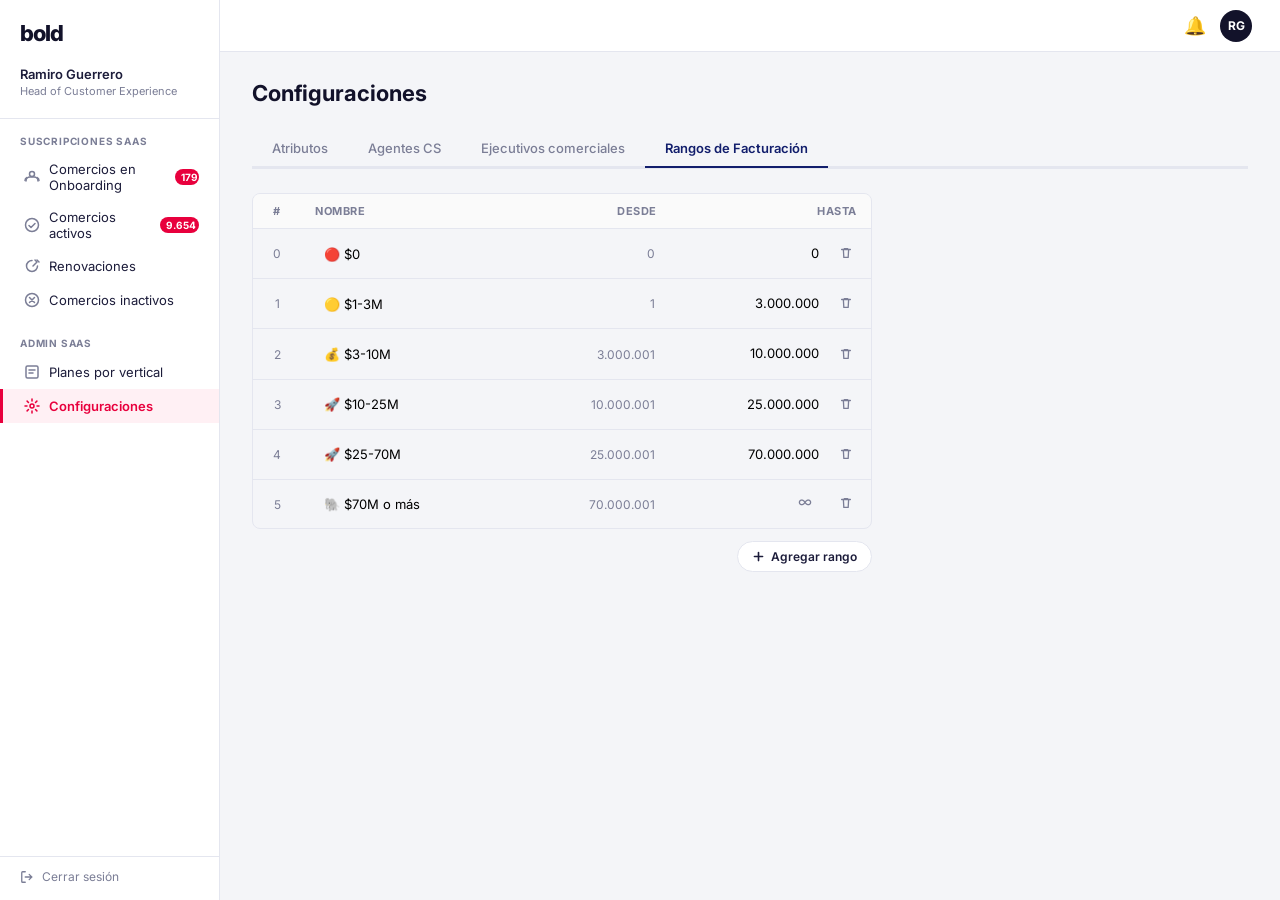
<file: configuraciones.html>
<!DOCTYPE html>
<html lang="es">
<head>
  <meta charset="UTF-8" />
  <meta name="viewport" content="width=device-width, initial-scale=1.0" />
  <title>Bold · Backoffice — Configuraciones</title>
  <link rel="preconnect" href="https://fonts.googleapis.com" />
  <link href="https://fonts.googleapis.com/css2?family=Inter:wght@400;500;600;700&display=swap" rel="stylesheet" />
  <link rel="stylesheet" href="shared.css" />
</head>
<body>

<aside>
  <div class="logo">bold</div>
  <div class="user-block">
    <div class="name">Ramiro Guerrero</div>
    <div class="role">Head of Customer Experience</div>
  </div>
  <nav>
    <div class="nav-section">
      <div class="nav-section-label">Suscripciones SaaS</div>
      <a class="nav-item" href="index.html">
        <span class="nav-icon"><svg viewBox="0 0 16 16"><path d="M2 12c0-2.2 1.8-4 4-4h4c2.2 0 4 1.8 4 4"/><circle cx="8" cy="5" r="2.5"/><path d="M13 8.5c1.1.5 2 1.5 2 3"/><path d="M3 8.5C1.9 9 1 10 1 11.5"/></svg></span>
        Comercios en Onboarding <span class="badge">179</span>
      </a>
      <a class="nav-item" href="index.html">
        <span class="nav-icon"><svg viewBox="0 0 16 16"><circle cx="8" cy="8" r="6.5"/><path d="M5 8.5l2 2 4-4"/></svg></span>
        Comercios activos <span class="badge">9.654</span>
      </a>
      <a class="nav-item" href="index.html">
        <span class="nav-icon"><svg viewBox="0 0 16 16"><path d="M13.5 8A5.5 5.5 0 1 1 8 2.5"/><path d="M11 2l2 2-4 4"/><path d="M13 2l2 2"/></svg></span>
        Renovaciones
      </a>
      <a class="nav-item" href="index.html">
        <span class="nav-icon"><svg viewBox="0 0 16 16"><circle cx="8" cy="8" r="6.5"/><path d="M5.5 5.5l5 5M10.5 5.5l-5 5"/></svg></span>
        Comercios inactivos
      </a>
    </div>
    <div class="nav-section">
      <div class="nav-section-label">Admin SaaS</div>
      <a class="nav-item" href="index.html">
        <span class="nav-icon"><svg viewBox="0 0 16 16"><rect x="2" y="2" width="12" height="12" rx="1.5"/><path d="M5 6h6M5 9h4"/></svg></span>
        Planes por vertical
      </a>
      <a class="nav-item active" href="configuraciones.html">
        <span class="nav-icon"><svg viewBox="0 0 16 16"><circle cx="8" cy="8" r="2"/><path d="M8 1v2M8 13v2M1 8h2M13 8h2M3.1 3.1l1.4 1.4M11.5 11.5l1.4 1.4M3.1 12.9l1.4-1.4M11.5 4.5l1.4-1.4"/></svg></span>
        Configuraciones
      </a>
    </div>
  </nav>
  <div class="nav-logout">
    <a><svg style="width:14px;height:14px;stroke:currentColor;fill:none;stroke-width:1.5;stroke-linecap:round;flex-shrink:0" viewBox="0 0 16 16"><path d="M6 2H3a1 1 0 0 0-1 1v10a1 1 0 0 0 1 1h3M10.5 11l3-3-3-3M13.5 8H6"/></svg> Cerrar sesión</a>
  </div>
</aside>

<main>
  <header>
    <span class="topbar-icon">🔔</span>
    <div class="avatar">RG</div>
  </header>

  <div class="config-page" id="page-config" style="display:flex">
    <div style="display:flex;align-items:center;gap:10px;margin-bottom:24px">
      <h1 style="font-size:22px;font-weight:700;color:var(--navy);margin:0">Configuraciones</h1>
    </div>
    <div class="tabs" style="margin-bottom:0">
      <div class="tab" onclick="switchConfigTab('atributos',this)">Atributos</div>
      <div class="tab" onclick="switchConfigTab('agentes',this)">Agentes CS</div>
      <div class="tab" onclick="switchConfigTab('ejecutivos',this)">Ejecutivos comerciales</div>
      <div class="tab active" onclick="switchConfigTab('rangos',this)">Rangos de Facturación</div>
    </div>
    <div style="height:1px;background:var(--gray-line);margin-bottom:24px"></div>
    <div id="ctab-atributos" style="display:none"><div class="tab-empty"><div class="icon">⚙️</div><p>Atributos — próximamente.</p></div></div>
    <div id="ctab-agentes" style="display:none"><div class="tab-empty"><div class="icon">👤</div><p>Agentes CS — próximamente.</p></div></div>
    <div id="ctab-ejecutivos" style="display:none"><div class="tab-empty"><div class="icon">💼</div><p>Ejecutivos comerciales — próximamente.</p></div></div>
    <div id="ctab-rangos">
      <div style="max-width:620px">
        <div style="border:1px solid var(--gray-line);border-radius:8px;overflow-x:auto">
          <table style="width:100%;min-width:520px">
            <thead><tr><th style="width:48px;text-align:center">#</th><th>Nombre</th><th style="text-align:right">Desde</th><th style="text-align:right;width:200px">Hasta</th></tr></thead>
            <tbody id="rangos-tbody"></tbody>
          </table>
        </div>
        <div style="margin-top:12px;display:flex;justify-content:flex-end">
          <button class="btn btn-outline" style="font-size:12px;padding:7px 14px;display:flex;align-items:center;gap:6px" onclick="addRango()">
            <svg viewBox="0 0 16 16" fill="none" stroke="currentColor" stroke-width="2" stroke-linecap="round" style="width:13px;height:13px"><path d="M8 3v10M3 8h10"/></svg> Agregar rango
          </button>
        </div>
      </div>
    </div>
  </div>
</main>

<script src="shared.js"></script>
<script>
  function switchConfigTab(tab, el) {
    document.querySelectorAll('#page-config .tabs .tab').forEach(t => t.classList.remove('active'));
    el.classList.add('active');
    ['atributos','agentes','ejecutivos','rangos'].forEach(id => {
      document.getElementById('ctab-' + id).style.display = id === tab ? '' : 'none';
    });
  }

  const RANGOS = [
    { nombre:'🔴 $0',         hasta: 0 },
    { nombre:'🟡 $1-3M',      hasta: 3000000 },
    { nombre:'💰 $3-10M',     hasta: 10000000 },
    { nombre:'🚀 $10-25M',    hasta: 25000000 },
    { nombre:'🚀 $25-70M',    hasta: 70000000 },
    { nombre:'🐘 $70M o más', hasta: Infinity },
  ];
  function formatNum(n) { if (n === Infinity || n === null) return '∞'; return n.toLocaleString('es-CO'); }
  function renderRangos() {
    const tbody = document.getElementById('rangos-tbody');
    if (!tbody) return;
    tbody.innerHTML = RANGOS.map((r, i) => {
      const desde = i === 0 ? 0 : (RANGOS[i-1].hasta === Infinity ? '∞' : RANGOS[i-1].hasta + 1);
      const isLast = i === RANGOS.length - 1;
      return `<tr>
        <td style="text-align:center;color:var(--gray-text)">${i}</td>
        <td><input value="${r.nombre}" onchange="RANGOS[${i}].nombre=this.value;renderRangos()" style="border:1px solid transparent;border-radius:6px;padding:4px 8px;font-family:inherit;font-size:13px;width:100%;outline:none;background:none" onfocus="this.style.borderColor='var(--blue)';this.style.background='#fff'" onblur="this.style.borderColor='transparent';this.style.background='none'" /></td>
        <td style="text-align:right;color:var(--gray-text);padding-right:16px">${formatNum(desde)}</td>
        <td style="text-align:right">${isLast ? `<span style="color:var(--gray-text);padding-right:16px;font-size:15px">∞</span>` : `<input type="text" value="${formatNum(r.hasta)}" onchange="updateHasta(${i}, this.value)" style="border:1px solid transparent;border-radius:6px;padding:4px 8px;font-family:inherit;font-size:13px;width:130px;text-align:right;outline:none;background:none" onfocus="this.style.borderColor='var(--blue)';this.style.background='#fff'" onblur="this.style.borderColor='transparent';this.style.background='none'" />`}
        ${RANGOS.length > 2 ? `<button onclick="removeRango(${i})" style="border:none;background:none;cursor:pointer;color:var(--gray-text);padding:4px;border-radius:4px;vertical-align:middle;margin-left:4px" title="Eliminar"><svg viewBox="0 0 16 16" fill="none" stroke="currentColor" stroke-width="1.5" stroke-linecap="round" stroke-linejoin="round" style="width:14px;height:14px"><path d="M3 4h10M6 4V3h4v1M5 4l.5 9h5L11 4"/></svg></button>` : ''}
        </td></tr>`;
    }).join('');
  }
  function updateHasta(i, val) { const n = parseInt(val.replace(/\./g,'').replace(/,/g,''), 10); if (!isNaN(n)) { RANGOS[i].hasta = n; renderRangos(); } }
  function addRango() { const last = RANGOS.slice(0,-1).at(-1)?.hasta ?? 0; RANGOS.splice(RANGOS.length - 1, 0, { nombre:'✏️ Nuevo rango', hasta: last + 1000000 }); renderRangos(); }
  function removeRango(i) { if (RANGOS.length <= 2) return; RANGOS.splice(i, 1); renderRangos(); }

  renderRangos();
</script>
</body>
</html>
</file>
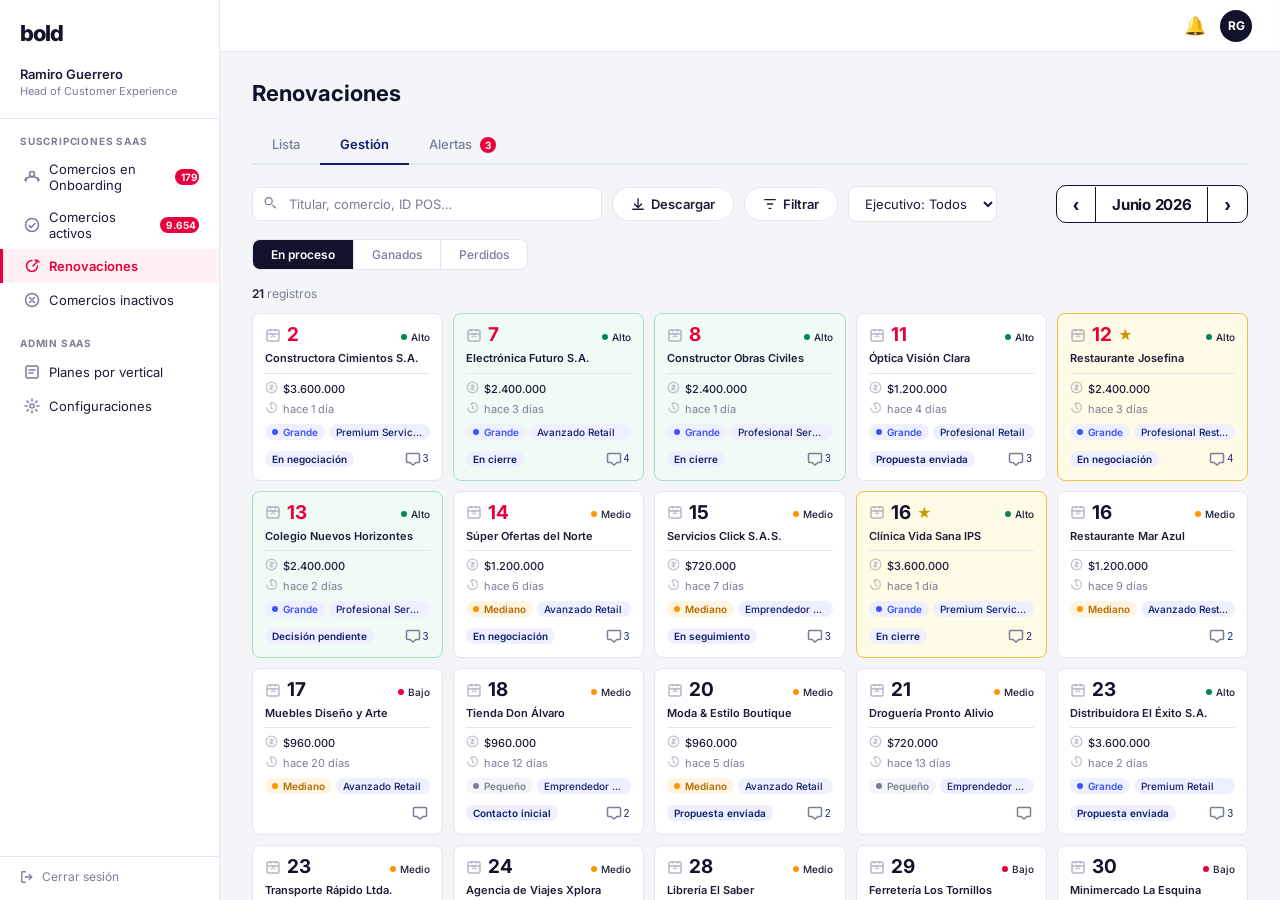
<file: gestion.html>
<!DOCTYPE html>
<html lang="es">
<head>
  <meta charset="UTF-8" />
  <meta name="viewport" content="width=device-width, initial-scale=1.0" />
  <title>Bold · Backoffice — Gestión</title>
  <link rel="preconnect" href="https://fonts.googleapis.com" />
  <link href="https://fonts.googleapis.com/css2?family=Inter:wght@400;500;600;700&display=swap" rel="stylesheet" />
  <link rel="stylesheet" href="shared.css" />
</head>
<body>

<aside>
  <div class="logo">bold</div>
  <div class="user-block">
    <div class="name">Ramiro Guerrero</div>
    <div class="role">Head of Customer Experience</div>
  </div>
  <nav>
    <div class="nav-section">
      <div class="nav-section-label">Suscripciones SaaS</div>
      <a class="nav-item" onclick="navigate(this)"><span class="nav-icon"><svg viewBox="0 0 16 16"><path d="M2 12c0-2.2 1.8-4 4-4h4c2.2 0 4 1.8 4 4"/><circle cx="8" cy="5" r="2.5"/><path d="M13 8.5c1.1.5 2 1.5 2 3"/><path d="M3 8.5C1.9 9 1 10 1 11.5"/></svg></span>Comercios en Onboarding<span class="badge">179</span></a>
      <a class="nav-item" onclick="navigate(this)"><span class="nav-icon"><svg viewBox="0 0 16 16"><circle cx="8" cy="8" r="6.5"/><path d="M5 8.5l2 2 4-4"/></svg></span>Comercios activos<span class="badge">9.654</span></a>
      <a class="nav-item active" href="index.html"><span class="nav-icon"><svg viewBox="0 0 16 16"><path d="M13.5 8A5.5 5.5 0 1 1 8 2.5"/><path d="M11 2l2 2-4 4"/><path d="M13 2l2 2"/></svg></span>Renovaciones</a>
      <a class="nav-item" onclick="navigate(this)"><span class="nav-icon"><svg viewBox="0 0 16 16"><circle cx="8" cy="8" r="6.5"/><path d="M5.5 5.5l5 5M10.5 5.5l-5 5"/></svg></span>Comercios inactivos</a>
    </div>
    <div class="nav-section">
      <div class="nav-section-label">Admin SaaS</div>
      <a class="nav-item" onclick="navigate(this)"><span class="nav-icon"><svg viewBox="0 0 16 16"><rect x="2" y="2" width="12" height="12" rx="1.5"/><path d="M5 6h6M5 9h4"/></svg></span>Planes por vertical</a>
      <a class="nav-item" href="configuraciones.html"><span class="nav-icon"><svg viewBox="0 0 16 16"><circle cx="8" cy="8" r="2"/><path d="M8 1v2M8 13v2M1 8h2M13 8h2M3.1 3.1l1.4 1.4M11.5 11.5l1.4 1.4M3.1 12.9l1.4-1.4M11.5 4.5l1.4-1.4"/></svg></span>Configuraciones</a>
    </div>
  </nav>
  <div class="nav-logout"><a><svg style="width:14px;height:14px;stroke:currentColor;fill:none;stroke-width:1.5;stroke-linecap:round;flex-shrink:0" viewBox="0 0 16 16"><path d="M6 2H3a1 1 0 0 0-1 1v10a1 1 0 0 0 1 1h3M10.5 11l3-3-3-3M13.5 8H6"/></svg> Cerrar sesión</a></div>
</aside>

<main>
  <header>
    <span class="topbar-icon">🔔</span>
    <div class="avatar">RG</div>
  </header>

  <div class="page" id="page-empty" style="display:none;align-items:center;justify-content:center;">
    <div style="text-align:center;color:var(--gray-text);max-width:340px;">
      <svg style="width:48px;height:48px;stroke:currentColor;fill:none;stroke-width:1.2;opacity:0.35;margin-bottom:16px" viewBox="0 0 48 48"><rect x="8" y="8" width="32" height="32" rx="4"/><path d="M16 24h16M16 32h10"/><path d="M20 8v8M28 8v8"/></svg>
      <div style="font-size:15px;font-weight:600;color:var(--text);margin-bottom:6px">Esta pantalla aún está en proceso de diseño</div>
      <div style="font-size:13px;line-height:1.6">El equipo está trabajando en ella. Pronto estará disponible.</div>
    </div>
  </div>

  <div class="page" id="page-gestion">
    <div class="page-title">Renovaciones</div>

    <div class="tabs">
      <a class="tab" href="index.html">Lista</a>
      <a class="tab active" href="gestion.html">Gestión</a>
      <a class="tab" href="alertas.html">Alertas <span class="tab-badge">3</span></a>
    </div>

    <!-- Toolbar -->
    <div class="gestion-toolbar">
      <div class="search-wrap">
        <span class="search-icon"><svg viewBox="0 0 16 16" fill="none" stroke="currentColor" stroke-width="1.5" stroke-linecap="round" stroke-linejoin="round" style="width:14px;height:14px"><circle cx="6.5" cy="6.5" r="4"/><path d="M11 11l3 3"/></svg></span>
        <input type="text" placeholder="Titular, comercio, ID POS…" />
      </div>
      <button class="btn btn-outline" onclick="openDownloadModal()"><svg viewBox="0 0 16 16" fill="none" stroke="currentColor" stroke-width="1.5" stroke-linecap="round" stroke-linejoin="round" style="width:14px;height:14px"><path d="M8 2v9M4 8l4 4 4-4M2 14h12"/></svg> Descargar</button>
      <button class="btn btn-outline" onclick="openDrawer()"><svg viewBox="0 0 16 16" fill="none" stroke="currentColor" stroke-width="1.5" stroke-linecap="round" stroke-linejoin="round" style="width:14px;height:14px"><path d="M2 3h12M5 8h6M7 13h2"/></svg> Filtrar</button>
      <select onchange="setEjecutivoFilter(this.value)" style="padding:8px 12px;border:1px solid var(--gray-line);border-radius:8px;font-size:13px;font-family:inherit;color:var(--text);background:var(--white);outline:none;cursor:pointer">
        <option value="Todos">Ejecutivo: Todos</option>
        <option value="Sin asignar">Sin asignar</option>
        <option value="Ana García">Ana García</option>
        <option value="Luis Pérez">Luis Pérez</option>
        <option value="María Torres">María Torres</option>
        <option value="Carlos Ríos">Carlos Ríos</option>
        <option value="Ramiro Guerrero">Ramiro Guerrero</option>
      </select>
      <div style="flex:1"></div>
      <div class="month-nav">
        <button onclick="changeMonth(-1)">‹</button>
        <span id="month-label">Junio 2026</span>
        <button onclick="changeMonth(1)">›</button>
      </div>
    </div>

    <!-- Status segment -->
    <div class="status-segment">
      <button class="seg-btn active"  onclick="setEstado('proceso',this)">En proceso</button>
      <button class="seg-btn ganado"  onclick="setEstado('ganado',this)">Ganados</button>
      <button class="seg-btn perdido" onclick="setEstado('perdido',this)">Perdidos</button>
    </div>

    <div class="records-count" id="gestion-count"><span>—</span> registros</div>
    <div class="cards-grid" id="cards-grid"></div>
  </div>
</main>

<!-- Filter Drawer -->
<div class="drawer-backdrop" id="backdrop" onclick="closeDrawer()"></div>
<div class="drawer" id="drawer">
  <div class="drawer-header"><span class="drawer-title">Filtrar</span><button class="drawer-close" onclick="closeDrawer()">✕</button></div>
  <div class="drawer-body">
    <div class="filter-group"><label>Vertical</label><div class="select-wrap"><select><option value="">Seleccione</option><option>Retail</option><option>Restaurante</option><option>Servicios</option></select></div></div>
    <div class="filter-group"><label>Plan actual</label><div class="select-wrap"><select><option value="">Seleccione</option><option>Emprendedor</option><option>Profesional</option><option>Avanzado</option><option>Premium</option></select></div></div>
    <div class="filter-group"><label>Probabilidad de renovación</label><div class="select-wrap"><select><option value="">Seleccione</option><option>Alto</option><option>Medio</option><option>Bajo</option></select></div></div>
    <div class="filter-group"><label>Clasificación de facturación</label><div class="select-wrap"><select><option value="">Seleccione</option><option>Grande</option><option>Mediano</option><option>Pequeño</option></select></div></div>
  </div>
  <div class="drawer-footer"><button class="btn-ghost">Limpiar filtros</button><button class="btn btn-primary" onclick="closeDrawer()">Filtrar</button></div>
</div>

<!-- Comment Drawer -->
<div class="comment-drawer" id="comment-drawer">
  <div class="comment-drawer-header">
    <div class="comment-drawer-title"><span id="comment-drawer-name">Comentarios</span><button class="drawer-close" onclick="closeComments()">✕</button></div>
    <div class="prob-select-row" style="padding-top:4px">
      <label class="importante-label" id="importante-label">
        <input type="checkbox" id="comment-importante" onchange="toggleImportante(this)" />
        <span class="importante-check"><svg viewBox="0 0 12 12" fill="none" stroke="#fff" stroke-width="2" stroke-linecap="round" stroke-linejoin="round"><path d="M2 6l3 3 5-5"/></svg></span>
        Importante
      </label>
      <div class="prob-select-right">
        <span class="select-label" style="margin:0">Probabilidad:</span>
        <button id="prob-inline-btn" onclick="openProbModal()" style="border:none;cursor:pointer;padding:5px 12px;border-radius:20px;font-family:inherit;font-size:12px;font-weight:600;transition:opacity 0.15s" onmouseenter="this.style.opacity='.8'" onmouseleave="this.style.opacity='1'"></button>
        <button class="prob-history-btn has-tip" data-tip="Historial de probabilidad" onclick="openProbHistory()"><svg viewBox="0 0 16 16" fill="none" stroke="currentColor" stroke-width="1.5" stroke-linecap="round"><path d="M2 8a6 6 0 1 0 6-6V4"/><path d="M8 2L6 4l2 2"/><path d="M8 6v3l2 1"/></svg></button>
      </div>
    </div>
    <div style="display:flex;align-items:center;justify-content:space-between;gap:6px;margin-top:10px;padding-top:10px;border-top:1px solid var(--gray-line)">
      <span style="font-size:11px;font-weight:600;color:var(--gray-text);white-space:nowrap">Ejecutivo asignado:</span>
      <div style="display:flex;align-items:center;gap:6px">
        <button id="ejecutivo-inline-btn" onclick="openEjecutivoModal()" style="border:none;background:none;cursor:pointer;padding:0;font-family:inherit;font-size:12px;font-weight:700;color:var(--text)"></button>
        <button class="prob-history-btn has-tip" data-tip="Historial de ejecutivo asignado" onclick="openEjecutivoHistory()"><svg viewBox="0 0 16 16" fill="none" stroke="currentColor" stroke-width="1.5" stroke-linecap="round"><path d="M2 8a6 6 0 1 0 6-6V4"/><path d="M8 2L6 4l2 2"/><path d="M8 6v3l2 1"/></svg></button>
      </div>
    </div>
    <div style="display:flex;flex-direction:column;gap:0;margin-top:10px;padding-top:10px;border-top:1px solid var(--gray-line)">
      <div style="display:flex;align-items:center;gap:6px;flex-wrap:wrap">
        <button id="pipeline-inline-btn" onclick="openEstadoModal()" style="display:none;border:none;background:none;cursor:pointer;padding:0;font-family:inherit;font-size:12px;font-weight:600;color:var(--blue)"></button>
        <span id="pipeline-sep" style="display:none;color:var(--gray-line);font-size:12px">|</span>
        <button id="estado-inline-btn" onclick="openEstadoModal()" style="border:none;background:none;cursor:pointer;padding:0;font-family:inherit;font-size:12px;font-weight:700"></button>
        <button class="prob-history-btn has-tip" data-tip="Historial de estado" onclick="openEstadoHistory()"><svg viewBox="0 0 16 16" fill="none" stroke="currentColor" stroke-width="1.5" stroke-linecap="round"><path d="M2 8a6 6 0 1 0 6-6V4"/><path d="M8 2L6 4l2 2"/><path d="M8 6v3l2 1"/></svg></button>
      </div>
    </div>
  </div>
  <div class="comment-list" id="comment-list"></div>
  <div class="comment-add">
    <textarea id="comment-input" placeholder="Escribe un comentario…"></textarea>
    <label style="display:flex;align-items:center;gap:6px;font-size:12px;font-weight:600;color:var(--text);cursor:pointer;margin-top:2px">
      <input type="checkbox" id="add-alerta-check" onchange="toggleAlertaRow(this)" style="accent-color:var(--blue)" />
      Añadir alerta
    </label>
    <div id="alerta-fields-row" style="display:none;gap:10px;align-items:flex-end;flex-wrap:wrap">
      <div style="display:flex;flex-direction:column;gap:4px">
        <label style="font-size:10px;font-weight:600;color:var(--gray-text)">Fecha</label>
        <input type="date" id="alerta-fecha" min="2026-06-09" style="padding:7px 10px;border:1px solid var(--gray-line);border-radius:8px;font-size:12px;font-family:inherit;color:var(--text);outline:none;cursor:pointer" />
      </div>
      <div style="display:flex;flex-direction:column;gap:4px">
        <label style="font-size:10px;font-weight:600;color:var(--gray-text)">Hora</label>
        <select id="alerta-hora" style="padding:7px 10px;border:1px solid var(--gray-line);border-radius:8px;font-size:12px;font-family:inherit;color:var(--text);background:var(--white);outline:none;cursor:pointer">
          <option>8:00 am</option><option>8:30 am</option><option>9:00 am</option><option>9:30 am</option>
          <option>10:00 am</option><option>10:30 am</option><option>11:00 am</option><option>11:30 am</option>
          <option>12:00 pm</option><option>12:30 pm</option><option>1:00 pm</option><option>1:30 pm</option>
          <option>2:00 pm</option><option>2:30 pm</option><option>3:00 pm</option><option>3:30 pm</option>
          <option>4:00 pm</option><option>4:30 pm</option><option>5:00 pm</option><option>5:30 pm</option>
          <option>6:00 pm</option><option>6:30 pm</option><option>7:00 pm</option><option>7:30 pm</option>
        </select>
      </div>
    </div>
    <div class="comment-add-footer">
      <button class="btn btn-outline" style="padding:6px 14px;font-size:12px" onclick="closeComments()">Cancelar</button>
      <button class="btn btn-primary" style="padding:6px 14px;font-size:12px" onclick="addComment()">Agregar</button>
    </div>
  </div>
</div>

<!-- Download Modal -->
<div class="center-modal-backdrop" id="download-modal" onclick="closeDownloadModal(event)">
  <div class="center-modal" style="max-width:400px">
    <div class="center-modal-header"><span class="center-modal-title">Descargar registros</span><button class="drawer-close" onclick="closeDownloadModal()">✕</button></div>
    <div class="center-modal-body" style="gap:14px">
      <p style="font-size:13px;color:var(--gray-text);margin:0">Selecciona el rango de fechas de vencimiento de las suscripciones que deseas exportar.</p>
      <div style="display:grid;grid-template-columns:1fr 1fr;gap:12px">
        <div style="display:flex;flex-direction:column;gap:6px"><label style="font-size:11px;font-weight:600;color:var(--gray-text)">Fecha desde</label><input type="date" id="download-desde" style="padding:9px 12px;border:1px solid var(--gray-line);border-radius:8px;font-size:13px;font-family:inherit;color:var(--text);outline:none;cursor:pointer" /></div>
        <div style="display:flex;flex-direction:column;gap:6px"><label style="font-size:11px;font-weight:600;color:var(--gray-text)">Fecha hasta</label><input type="date" id="download-hasta" style="padding:9px 12px;border:1px solid var(--gray-line);border-radius:8px;font-size:13px;font-family:inherit;color:var(--text);outline:none;cursor:pointer" /></div>
      </div>
      <p id="download-error" style="font-size:12px;color:var(--red);display:none;margin:0">Por favor selecciona ambas fechas para continuar.</p>
    </div>
    <div style="display:flex;justify-content:flex-end;gap:8px;padding:12px 20px;border-top:1px solid var(--gray-line)">
      <button class="btn btn-outline" style="padding:7px 16px;font-size:12px" onclick="closeDownloadModal()">Cancelar</button>
      <button class="btn btn-primary" style="padding:7px 16px;font-size:12px;display:flex;align-items:center;gap:6px" onclick="confirmDownload()"><svg viewBox="0 0 16 16" fill="none" stroke="currentColor" stroke-width="1.5" stroke-linecap="round" stroke-linejoin="round" style="width:13px;height:13px"><path d="M8 2v9M4 8l4 4 4-4M2 14h12"/></svg> Descargar</button>
    </div>
  </div>
</div>

<!-- Comment Alerta Gestionar Modal -->
<div class="center-modal-backdrop" id="comment-gestionar-modal" onclick="closeCommentAlertaModal(event)">
  <div class="center-modal" style="width:480px;max-width:95vw">
    <div class="center-modal-header">
      <span class="center-modal-title">Gestionar alerta</span>
      <button class="drawer-close" onclick="closeCommentAlertaModal()">✕</button>
    </div>
    <div class="center-modal-body" style="gap:16px">
      <div style="background:var(--gray-bg);border:1px solid var(--gray-line);border-radius:10px;padding:12px 14px">
        <span style="font-size:10px;font-weight:600;color:var(--gray-text)">FECHA PROGRAMADA</span>
        <div style="font-size:13px;font-weight:600;color:var(--text);margin-top:4px" id="cg-fecha">—</div>
      </div>
      <div style="display:flex;flex-direction:column;gap:8px">
        <span style="font-size:11px;font-weight:600;color:var(--gray-text)">RESULTADO</span>
        <div style="display:flex;gap:8px">
          <button class="gestionar-result-btn realizado" id="cg-btn-realizado" onclick="selectCommentResultado('realizado',this)">✓ Realizado</button>
          <button class="gestionar-result-btn cancelado" id="cg-btn-cancelado" onclick="selectCommentResultado('cancelado',this)">✕ Cancelado</button>
        </div>
      </div>
      <div style="display:flex;flex-direction:column;gap:6px">
        <span style="font-size:11px;font-weight:600;color:var(--gray-text)">COMENTARIO <span style="color:var(--red)">*</span></span>
        <textarea id="cg-comment" placeholder="Describe qué ocurrió en esta gestión…" style="width:100%;min-height:80px;resize:vertical;border:1px solid var(--gray-line);border-radius:8px;padding:10px 12px;font-family:inherit;font-size:13px;color:var(--text);outline:none"></textarea>
        <span id="cg-error" style="font-size:11px;color:var(--red);display:none">Por favor completa el resultado y el comentario.</span>
      </div>
    </div>
    <div style="display:flex;justify-content:flex-end;gap:8px;padding:12px 20px;border-top:1px solid var(--gray-line)">
      <button class="btn btn-outline" style="padding:7px 16px;font-size:12px" onclick="closeCommentAlertaModal()">Cancelar</button>
      <button class="btn btn-primary" style="padding:7px 16px;font-size:12px" onclick="confirmCommentAlerta()">Confirmar</button>
    </div>
  </div>
</div>

<!-- Prob Modal -->
<div class="center-modal-backdrop" id="prob-modal" onclick="closeProbModal(event)">
  <div class="center-modal" style="max-width:420px">
    <div class="center-modal-header"><span class="center-modal-title">Cambiar probabilidad de renovación</span><button class="drawer-close" onclick="closeProbModal()">✕</button></div>
    <div class="center-modal-body" style="gap:16px">
      <div style="display:flex;gap:8px">
        <button class="prob-opt-btn alto"  id="popt-alto"  onclick="selectProbOpt('Alto',this)">● Alto</button>
        <button class="prob-opt-btn medio" id="popt-medio" onclick="selectProbOpt('Medio',this)">● Medio</button>
        <button class="prob-opt-btn bajo"  id="popt-bajo"  onclick="selectProbOpt('Bajo',this)">● Bajo</button>
      </div>
      <textarea id="prob-comment-input" placeholder="Agrega un comentario sobre este cambio de probabilidad…" style="width:100%;min-height:80px;resize:vertical;border:1px solid var(--gray-line);border-radius:8px;padding:10px 12px;font-family:inherit;font-size:13px;color:var(--text);outline:none"></textarea>
    </div>
    <div style="display:flex;justify-content:flex-end;gap:8px;padding:12px 20px;border-top:1px solid var(--gray-line)">
      <button class="btn btn-outline" style="padding:7px 16px;font-size:12px" onclick="closeProbModal()">Cancelar</button>
      <button class="btn btn-primary" style="padding:7px 16px;font-size:12px" onclick="confirmProb()">Confirmar</button>
    </div>
  </div>
</div>

<!-- Prob History Modal -->
<div class="center-modal-backdrop" id="prob-history-modal" onclick="closeProbHistory(event)">
  <div class="center-modal"><div class="center-modal-header"><span class="center-modal-title">Historial de probabilidad</span><button class="drawer-close" onclick="closeProbHistory()">✕</button></div><div class="center-modal-body" id="prob-history-body"></div></div>
</div>

<!-- Estado Modal -->
<div class="center-modal-backdrop" id="estado-modal" onclick="closeEstadoModal(event)">
  <div class="center-modal" style="max-width:420px">
    <div class="center-modal-header"><span class="center-modal-title">Cambiar estado de renovación</span><button class="drawer-close" onclick="closeEstadoModal()">✕</button></div>
    <div class="center-modal-body" style="gap:16px">
      <div style="display:flex;gap:8px">
        <button class="estado-opt-btn active" id="opt-proceso" onclick="selectEstadoOpt('proceso',this)">En proceso</button>
        <button class="estado-opt-btn ganado"  id="opt-ganado"  onclick="selectEstadoOpt('ganado',this)">Ganado</button>
        <button class="estado-opt-btn perdido" id="opt-perdido" onclick="selectEstadoOpt('perdido',this)">Perdido</button>
      </div>
      <div id="pipeline-row" style="display:none;flex-direction:column;gap:6px"><label style="font-size:11px;font-weight:600;color:var(--gray-text)">Pipeline</label><div class="select-wrap"><select id="pipeline-select" style="width:100%;padding:9px 12px;border:1px solid var(--gray-line);border-radius:8px;font-size:13px;font-family:inherit;color:var(--text);background:var(--white);appearance:none;outline:none;cursor:pointer"><option value="">Selecciona una etapa…</option><option>Contacto inicial</option><option>En seguimiento</option><option>Propuesta enviada</option><option>En negociación</option><option>Decisión pendiente</option><option>En cierre</option></select></div></div>
      <div id="motivo-row" style="display:none;flex-direction:column;gap:6px"><label style="font-size:11px;font-weight:600;color:var(--gray-text)">Motivo de pérdida</label><div class="select-wrap"><select id="motivo-select" style="width:100%;padding:9px 12px;border:1px solid var(--gray-line);border-radius:8px;font-size:13px;font-family:inherit;color:var(--text);background:var(--white);appearance:none;outline:none;cursor:pointer"><option value="">Selecciona un motivo…</option><option>Ilocalizable</option><option>Cambio de proveedor</option><option>Precio alto</option><option>Funcionalidad faltante</option><option>Cerré el negocio</option><option>Otro</option></select></div></div>
      <textarea id="estado-comment-input" placeholder="Agrega un comentario sobre este cambio de estado…" style="width:100%;min-height:80px;resize:vertical;border:1px solid var(--gray-line);border-radius:8px;padding:10px 12px;font-family:inherit;font-size:13px;color:var(--text);outline:none"></textarea>
    </div>
    <div style="display:flex;justify-content:flex-end;gap:8px;padding:12px 20px;border-top:1px solid var(--gray-line)">
      <button class="btn btn-outline" style="padding:7px 16px;font-size:12px" onclick="closeEstadoModal()">Cancelar</button>
      <button class="btn btn-primary" style="padding:7px 16px;font-size:12px" onclick="confirmEstado()">Confirmar</button>
    </div>
  </div>
</div>

<!-- Estado History Modal -->
<div class="center-modal-backdrop" id="estado-history-modal" onclick="closeEstadoHistory(event)">
  <div class="center-modal"><div class="center-modal-header"><span class="center-modal-title">Historial de estado</span><button class="drawer-close" onclick="closeEstadoHistory()">✕</button></div><div class="center-modal-body" id="estado-history-body"></div></div>
</div>

<!-- Ejecutivo Modal -->
<div class="center-modal-backdrop" id="ejecutivo-modal" onclick="closeEjecutivoModal(event)">
  <div class="center-modal" style="max-width:360px">
    <div class="center-modal-header"><span class="center-modal-title">Cambiar ejecutivo asignado</span><button class="drawer-close" onclick="closeEjecutivoModal()">✕</button></div>
    <div class="center-modal-body" id="ejecutivo-modal-body" style="flex-direction:column;gap:8px"></div>
    <div style="display:flex;justify-content:flex-end;gap:8px;padding:12px 20px;border-top:1px solid var(--gray-line)">
      <button class="btn btn-outline" style="padding:7px 16px;font-size:12px" onclick="closeEjecutivoModal()">Cancelar</button>
      <button class="btn btn-primary" style="padding:7px 16px;font-size:12px" onclick="confirmEjecutivo()">Confirmar</button>
    </div>
  </div>
</div>

<!-- Ejecutivo History Modal -->
<div class="center-modal-backdrop" id="ejecutivo-history-modal" onclick="closeEjecutivoHistory(event)">
  <div class="center-modal"><div class="center-modal-header"><span class="center-modal-title">Historial de ejecutivo asignado</span><button class="drawer-close" onclick="closeEjecutivoHistory()">✕</button></div><div class="center-modal-body" id="ejecutivo-history-body"></div></div>
</div>

<script src="shared.js"></script>
<script>
  let gestionMonth = 5;
  let gestionYear  = 2026;
  let currentEstado = 'proceso';

  const clasifMap = { 'Grande':'chip-grande', 'Mediano':'chip-mediano', 'Pequeño':'chip-pequeno' };

  function renderCards() {
    const rows = ROWS.filter(r => r.estado === currentEstado && matchesEjecutivoFilter(r)).sort((a,b) => a.venceDia - b.venceDia);
    const grid = document.getElementById('cards-grid');
    document.getElementById('gestion-count').innerHTML = `<span>${rows.length}</span> registros`;
    const showFecha = currentEstado !== 'proceso';
    grid.innerHTML = rows.map(r => `
      <div class="renov-card ${r.estado}${r.importante && r.estado==='proceso'?' importante':''}${r.validado?' validado':''}" onclick="openDetail('${r.id}')">
        <div class="card-header">
          ${I.calx}
          <span class="card-day" style="${r.estado !== 'ganado' && r.venceDia < 15 ? 'color:var(--red)' : ''}">${r.venceDia}</span>
          <span class="importante-star" title="Importante">★</span>
          <div style="margin-left:auto">${probDot(r.prob)}</div>
        </div>
        <div class="card-name">${r.nombre}</div>
        <div class="card-divider"></div>
        <div class="card-meta">
          <div class="card-row">${I.money}<strong>${r.valor}</strong></div>
          <div class="card-row">${I.history}<span>hace ${r.diasUltima} día${r.diasUltima===1?'':'s'}</span></div>
        </div>
        <div class="card-chips">
          <span class="chip ${clasifMap[r.clasif]}" style="font-size:10px;padding:2px 7px">${r.clasif}</span>
          <span class="card-plan" style="flex:1" title="${r.plan}">${r.plan}</span>
        </div>
        <div class="card-footer">
          ${showFecha
            ? `<span class="card-fecha-gestion">${r.estado==='ganado'?'Ganado':'Perdido'}: ${r.fechaGestion}</span>`
            : r.pipeline
              ? `<span style="font-size:10px;font-weight:600;color:var(--blue);background:#EEF0FF;border-radius:20px;padding:2px 7px;white-space:nowrap;overflow:hidden;text-overflow:ellipsis;max-width:120px">${r.pipeline}</span>`
              : '<span></span>'
          }
          <button class="card-comment-btn" onclick="event.stopPropagation();openComments('${r.id}')" title="Comentarios">
            ${I.comment}
            ${r.comentarios.length ? `<span style="font-size:10px;margin-left:2px;color:var(--blue)">${r.comentarios.length}</span>` : ''}
          </button>
        </div>
      </div>
    `).join('');
  }

  function setEstado(estado, el) {
    currentEstado = estado;
    document.querySelectorAll('.seg-btn').forEach(b => b.classList.remove('active'));
    el.classList.add('active');
    renderCards();
  }

  function changeMonth(d) {
    gestionMonth += d;
    if (gestionMonth > 11) { gestionMonth = 0; gestionYear++; }
    if (gestionMonth < 0)  { gestionMonth = 11; gestionYear--; }
    document.getElementById('month-label').textContent = `${MONTHS[gestionMonth]} ${gestionYear}`;
  }

  function navigate(el) {
    document.querySelectorAll('.nav-item').forEach(n => n.classList.remove('active'));
    el.classList.add('active');
    document.getElementById('page-gestion').style.display = 'none';
    document.getElementById('page-empty').style.display   = 'flex';
  }

  renderCards();
</script>
</body>
</html>
</file>
<file: shared.css>
*, *::before, *::after { box-sizing: border-box; margin: 0; padding: 0; }
@keyframes spin { to { transform: rotate(360deg); } }

:root {
  --red:       #E8003D;
  --red-light: #FFE5ED;
  --navy:      #12122A;
  --blue:      #121E6C;
  --gray-bg:   #F4F5F8;
  --gray-line: #E4E6EF;
  --gray-text: #7B7E96;
  --text:      #1C1C3A;
  --white:     #FFFFFF;
  --green:     #00C48C;
  --orange:    #FF9500;
  --sidebar-w: 220px;
}

body {
  font-family: 'Inter', sans-serif;
  font-size: 13px;
  background: var(--gray-bg);
  color: var(--text);
  display: flex;
  height: 100vh;
  overflow: hidden;
}

/* ── SIDEBAR ── */
aside {
  width: var(--sidebar-w);
  min-width: var(--sidebar-w);
  background: var(--white);
  border-right: 1px solid var(--gray-line);
  display: flex;
  flex-direction: column;
  padding: 20px 0 16px;
  overflow-y: auto;
}
.logo { padding: 0 20px 20px; font-size: 22px; font-weight: 800; color: var(--navy); letter-spacing: -1px; }
.user-block { padding: 0 20px 20px; border-bottom: 1px solid var(--gray-line); }
.user-block .name { font-weight: 600; font-size: 13px; color: var(--text); }
.user-block .role { font-size: 11px; color: var(--gray-text); margin-top: 2px; }
.nav-section { padding: 16px 0 4px; }
.nav-section-label { font-size: 10px; font-weight: 700; letter-spacing: 0.08em; color: var(--gray-text); text-transform: uppercase; padding: 0 20px 6px; }
.nav-item {
  display: flex; align-items: center; gap: 8px;
  padding: 8px 20px; cursor: pointer; color: var(--text);
  font-size: 13px; font-weight: 400; text-decoration: none;
  border-left: 3px solid transparent; transition: background 0.15s;
}
.nav-item:hover { background: var(--gray-bg); }
.nav-item.active { background: #FFF0F4; border-left-color: var(--red); color: var(--red); font-weight: 600; }
.nav-item.active .nav-icon { color: var(--red); }
.nav-icon { width: 18px; height: 18px; flex-shrink: 0; color: var(--gray-text); display: flex; align-items: center; justify-content: center; }
.nav-icon svg { width: 16px; height: 16px; stroke: currentColor; fill: none; stroke-width: 1.5; stroke-linecap: round; stroke-linejoin: round; }
.badge { margin-left: auto; background: var(--red); color: #fff; font-size: 10px; font-weight: 700; padding: 2px 6px; border-radius: 10px; min-width: 20px; text-align: center; }
.nav-logout { margin-top: auto; padding: 12px 20px 0; border-top: 1px solid var(--gray-line); }
.nav-logout a { display: flex; align-items: center; gap: 8px; font-size: 12px; color: var(--gray-text); text-decoration: none; cursor: pointer; }
.nav-logout a:hover { color: var(--red); }

/* ── MAIN ── */
main { flex: 1; display: flex; flex-direction: column; overflow: hidden; }

/* ── TOPBAR ── */
header { background: var(--white); border-bottom: 1px solid var(--gray-line); height: 52px; display: flex; align-items: center; justify-content: flex-end; padding: 0 28px; gap: 14px; flex-shrink: 0; }
.topbar-icon { font-size: 18px; color: var(--gray-text); cursor: pointer; }
.avatar { width: 32px; height: 32px; border-radius: 50%; background: var(--navy); color: #fff; font-size: 12px; font-weight: 700; display: flex; align-items: center; justify-content: center; cursor: pointer; }

/* ── PAGE ── */
.page { flex: 1; overflow-y: auto; padding: 28px 32px; }
.page-title { font-size: 22px; font-weight: 700; color: var(--navy); margin-bottom: 20px; }

/* ── TABS ── */
.tabs { display: flex; border-bottom: 2px solid var(--gray-line); margin-bottom: 20px; gap: 0; }
.tab { padding: 10px 20px; font-size: 13px; font-weight: 500; color: var(--gray-text); cursor: pointer; border-bottom: 2px solid transparent; margin-bottom: -2px; transition: color 0.15s; text-decoration: none; display: block; }
.tab:hover { color: var(--text); }
.tab.active { color: var(--blue); border-bottom-color: var(--blue); font-weight: 600; }
.tab-badge { display: inline-flex; align-items: center; justify-content: center; background: var(--red); color: #fff; font-size: 10px; font-weight: 700; border-radius: 50px; min-width: 16px; height: 16px; padding: 0 4px; margin-left: 5px; vertical-align: middle; line-height: 1; }

/* ── TOOLBAR ── */
.toolbar { display: flex; align-items: center; gap: 10px; margin-bottom: 16px; }
.search-wrap { position: relative; width: 350px; flex-shrink: 0; }
.search-wrap input { width: 100%; padding: 8px 12px 8px 36px; border: 1px solid var(--gray-line); border-radius: 8px; font-size: 13px; font-family: inherit; background: var(--white); color: var(--text); outline: none; transition: border-color 0.15s; }
.search-wrap input:focus { border-color: var(--blue); }
.search-wrap input::placeholder { color: var(--gray-text); }
.search-icon { position: absolute; left: 11px; top: 50%; transform: translateY(-50%); color: var(--gray-text); font-size: 15px; pointer-events: none; }

.btn { display: inline-flex; align-items: center; gap: 6px; padding: 8px 18px; border-radius: 50px; font-size: 13px; font-weight: 600; font-family: inherit; cursor: pointer; border: none; transition: opacity 0.15s; }
.btn:hover { opacity: 0.88; }
.btn-primary { background: var(--red); color: #fff; }
.btn-outline { background: var(--white); color: var(--text); border: 1px solid var(--gray-line); }
.btn-ghost { background: none; border: none; color: var(--red); font-size: 13px; font-weight: 600; font-family: inherit; cursor: pointer; padding: 8px 4px; }
.btn-ghost:hover { opacity: 0.75; }

.records-count { font-size: 12px; color: var(--gray-text); margin-bottom: 12px; }
.records-count span { font-weight: 600; color: var(--text); }

/* ── TABLE ── */
.table-wrap { background: var(--white); border-radius: 10px; border: 1px solid var(--gray-line); overflow-x: auto; }
table { width: 100%; border-collapse: collapse; min-width: 1100px; }
thead th { padding: 10px 14px; text-align: left; font-size: 11px; font-weight: 700; text-transform: uppercase; letter-spacing: 0.05em; color: var(--gray-text); border-bottom: 1px solid var(--gray-line); white-space: nowrap; background: #FAFAFA; }
tbody tr { border-bottom: 1px solid var(--gray-line); transition: background 0.12s; cursor: pointer; }
tbody tr:last-child { border-bottom: none; }
tbody tr:hover { background: var(--gray-bg); }
tbody td { padding: 11px 14px; font-size: 12px; color: var(--text); white-space: nowrap; font-weight: 400; }
td.muted { color: var(--gray-text); }
td.right { text-align: right; }

/* ── CHIPS ── */
.chip { display: inline-flex; align-items: center; padding: 3px 9px; border-radius: 20px; font-size: 11px; font-weight: 600; white-space: nowrap; }
.chip::before { content: ''; width: 6px; height: 6px; border-radius: 50%; margin-right: 5px; }
.chip-high { background: #E6F9F3; color: #00875A; }
.chip-high::before { background: #00875A; }
.chip-mid { background: #FFF4E0; color: #B36A00; }
.chip-mid::before { background: #FF9500; }
.chip-low { background: #FFEBEE; color: #C0002A; }
.chip-low::before { background: var(--red); }
.chip-grande { background: #EEF0FF; color: #3D54FB; }
.chip-grande::before { background: #3D54FB; }
.chip-mediano { background: #FFF4E0; color: #B36A00; }
.chip-mediano::before { background: #FF9500; }
.chip-pequeno { background: #F4F5F8; color: #7B7E96; }
.chip-pequeno::before { background: #7B7E96; }

/* ── TAB EMPTY ── */
.tab-empty { display: flex; flex-direction: column; align-items: center; justify-content: center; padding: 80px 0; color: var(--gray-text); }
.tab-empty .icon { font-size: 40px; margin-bottom: 12px; opacity: 0.4; }
.tab-empty p { font-size: 14px; }

/* ── GESTIÓN CARDS ── */
.gestion-toolbar { display: flex; align-items: center; gap: 10px; margin-bottom: 16px; flex-wrap: wrap; }
.gestion-toolbar .search-wrap { width: 350px; max-width: 350px; }

.month-nav { display: flex; align-items: center; border: 1.5px solid var(--navy); border-radius: 10px; background: var(--white); overflow: hidden; }
.month-nav button { background: none; border: none; cursor: pointer; padding: 8px 16px; font-size: 20px; font-weight: 700; color: var(--navy); line-height: 1; transition: background 0.12s; }
.month-nav button:hover { background: var(--gray-bg); }
.month-nav span { padding: 8px 16px; font-size: 15px; font-weight: 700; color: var(--navy); border-left: 1.5px solid var(--navy); border-right: 1.5px solid var(--navy); white-space: nowrap; letter-spacing: -0.02em; }

.status-segment { display: flex; align-items: center; border: 1px solid var(--gray-line); border-radius: 8px; overflow: hidden; background: var(--white); margin-bottom: 16px; width: fit-content; }
.seg-btn { padding: 7px 18px; font-size: 12px; font-weight: 500; font-family: inherit; background: none; border: none; cursor: pointer; color: var(--gray-text); border-right: 1px solid var(--gray-line); transition: background 0.12s, color 0.12s; white-space: nowrap; }
.seg-btn:last-child { border-right: none; }
.seg-btn:hover { background: var(--gray-bg); color: var(--text); }
.seg-btn.active { background: var(--navy); color: #fff; font-weight: 600; }
.seg-btn.active.ganado { background: #00875A; }
.seg-btn.active.perdido { background: var(--red); }

.cards-grid { --card-min: 160px; display: grid; grid-template-columns: repeat(auto-fill, minmax(var(--card-min, 160px), 1fr)); gap: 10px; }

.renov-card { background: var(--white); border: 1px solid var(--gray-line); border-radius: 8px; padding: 11px 12px; cursor: pointer; transition: box-shadow 0.15s, border-color 0.15s; display: flex; flex-direction: column; gap: 7px; position: relative; }
.renov-card:hover { border-color: #b3bcf5; box-shadow: 0 4px 16px rgba(61,84,251,0.08); }
.renov-card.ganado { border-left: 3px solid #00875A; }
.renov-card.perdido { border-left: 3px solid var(--red); }
.renov-card.importante { background: #FFFBE6; border-color: #F0C040; }
.renov-card.importante:hover { border-color: #D4A000; box-shadow: 0 4px 16px rgba(240,192,64,0.18); }
.renov-card.validado { background: #F0FBF6; border-color: #A8DFC4; }
.renov-card.validado:hover { border-color: #5EBA96; box-shadow: 0 4px 16px rgba(0,196,140,0.12); }

.importante-label { font-size: 12px; font-weight: 600; color: var(--text); cursor: pointer; display: flex; align-items: center; gap: 7px; user-select: none; }
.importante-label input[type=checkbox] { display: none; }
.importante-check { width: 18px; height: 18px; border-radius: 5px; border: 1.5px solid var(--gray-line); background: var(--white); flex-shrink: 0; display: flex; align-items: center; justify-content: center; transition: background 0.15s, border-color 0.15s; }
.importante-check svg { width: 11px; height: 11px; display: none; }
.importante-label input:checked ~ .importante-check { background: #F0C040; border-color: #C89A00; }
.importante-label input:checked ~ .importante-check svg { display: block; }
.importante-star { font-size: 14px; color: #C89A00; display: none; }
.renov-card.importante .importante-star { display: inline; }

.card-header { display: flex; align-items: center; gap: 6px; }
.card-day { font-size: 19px; font-weight: 700; color: var(--navy); line-height: 1; }
.card-cal-x { width: 16px; height: 16px; flex-shrink: 0; color: var(--gray-text); opacity: 0.55; }
.card-name { font-size: 11px; font-weight: 600; color: var(--text); line-height: 1.3; display: -webkit-box; -webkit-line-clamp: 2; -webkit-box-orient: vertical; overflow: hidden; }
.card-divider { height: 1px; background: var(--gray-line); }
.card-meta { display: flex; flex-direction: column; gap: 4px; }
.card-row { display: flex; align-items: center; gap: 5px; font-size: 11px; color: var(--gray-text); }
.card-row strong { color: var(--text); font-weight: 500; }
.card-icon { width: 13px; height: 13px; flex-shrink: 0; opacity: 0.45; cursor: default; }
.card-plan { font-size: 10px; color: var(--blue); background: #EEF0FF; padding: 2px 7px; border-radius: 20px; font-weight: 500; white-space: nowrap; overflow: hidden; text-overflow: ellipsis; display: block; }
.card-chips { display: flex; gap: 4px; flex-wrap: wrap; }
.card-footer { display: flex; align-items: center; justify-content: space-between; margin-top: 2px; }
.card-fecha-gestion { font-size: 10px; color: var(--gray-text); }
.card-comment-btn { background: none; border: none; cursor: pointer; padding: 2px; color: var(--gray-text); display: flex; align-items: center; border-radius: 4px; transition: color 0.12s, background 0.12s; }
.card-comment-btn:hover { color: var(--blue); background: #EEF0FF; }
.card-comment-btn svg { width: 16px; height: 16px; }
.card-prob { display: inline-flex; align-items: center; gap: 4px; font-size: 10px; font-weight: 500; margin-left: auto; }
.dot { width: 6px; height: 6px; border-radius: 50%; flex-shrink: 0; }
.dot-high { background: #00875A; }
.dot-mid { background: #FF9500; }
.dot-low { background: var(--red); }

/* ── TOOLTIPS ── */
.has-tip { position: relative; cursor: default; }
.has-tip::after { content: attr(data-tip); position: absolute; bottom: calc(100% + 5px); left: 50%; transform: translateX(-50%); background: var(--navy); color: #fff; font-size: 10px; font-weight: 500; white-space: nowrap; padding: 3px 7px; border-radius: 4px; pointer-events: none; opacity: 0; transition: opacity 0.15s; z-index: 200; }
.has-tip:hover::after { opacity: 1; }

/* ── COMMENT DRAWER ── */
.comment-drawer { position: fixed; top: 0; right: -420px; bottom: 0; width: 400px; background: var(--white); z-index: 102; display: flex; flex-direction: column; transition: right 0.25s ease; box-shadow: -4px 0 24px rgba(0,0,0,0.12); }
.comment-drawer.open { right: 0; }
.comment-drawer-header { padding: 18px 20px 14px; border-bottom: 1px solid var(--gray-line); }
.comment-drawer-title { font-size: 15px; font-weight: 700; color: var(--navy); margin-bottom: 12px; display: flex; align-items: center; justify-content: space-between; }
.prob-select-row { display: flex; align-items: center; gap: 8px; margin-top: 4px; justify-content: space-between; }
.prob-select-right { display: flex; align-items: center; gap: 6px; }
.select-label { font-size: 11px; font-weight: 600; color: var(--gray-text); margin-bottom: 4px; display: block; }
.prob-history-btn { background: none; border: none; cursor: pointer; padding: 4px; color: var(--gray-text); border-radius: 4px; display: flex; align-items: center; transition: color 0.12s, background 0.12s; position: relative; }
.prob-history-btn:hover { color: var(--blue); background: #EEF0FF; }
.prob-history-btn svg { width: 15px; height: 15px; }
.prob-opt-btn { flex: 1; padding: 8px 10px; border-radius: 8px; border: 1.5px solid var(--gray-line); font-family: inherit; font-size: 12px; font-weight: 600; cursor: pointer; background: var(--white); color: var(--gray-text); transition: all 0.15s; }
.prob-opt-btn.alto.active { border-color: #00875A; background: #D4F1E7; color: #00623D; }
.prob-opt-btn.medio.active { border-color: #CC7700; background: #FFF0CC; color: #8A5A00; }
.prob-opt-btn.bajo.active { border-color: var(--red); background: var(--red-light); color: var(--red); }
.estado-opt-btn { flex: 1; padding: 8px 10px; border-radius: 8px; border: 1.5px solid var(--gray-line); font-family: inherit; font-size: 12px; font-weight: 600; cursor: pointer; background: var(--white); color: var(--gray-text); transition: all 0.15s; }
.estado-opt-btn.active { border-color: var(--blue); background: #EEF0FF; color: var(--blue); }
.estado-opt-btn.ganado.active { border-color: #00875A; background: #E6F7F2; color: #00875A; }
.estado-opt-btn.perdido.active { border-color: var(--red); background: var(--red-light); color: var(--red); }
.estado-history-item { display: flex; align-items: flex-start; gap: 10px; padding: 10px 0; border-bottom: 1px solid var(--gray-line); }
.estado-history-item:last-child { border-bottom: none; }
.estado-tag { font-size: 11px; font-weight: 600; padding: 2px 8px; border-radius: 50px; white-space: nowrap; }
.estado-tag.proceso { background: #EEF0FF; color: var(--blue); }
.estado-tag.ganado { background: #E6F7F2; color: #00875A; }
.estado-tag.perdido { background: var(--red-light); color: var(--red); }
.estado-history-comment { font-size: 12px; color: var(--gray-text); margin-top: 3px; }
.comment-list { flex: 1; overflow-y: auto; padding: 16px 20px; display: flex; flex-direction: column; gap: 14px; }
.comment-item { display: flex; flex-direction: column; gap: 4px; }
.comment-meta { display: flex; align-items: center; gap: 8px; }
.comment-avatar { width: 28px; height: 28px; border-radius: 50%; background: var(--navy); color: #fff; font-size: 10px; font-weight: 700; display: flex; align-items: center; justify-content: center; flex-shrink: 0; }
.comment-author { font-size: 12px; font-weight: 600; color: var(--text); }
.comment-date { font-size: 11px; color: var(--gray-text); margin-left: auto; }
.comment-text { font-size: 12px; color: var(--text); line-height: 1.5; background: var(--gray-bg); border-radius: 0 8px 8px 8px; padding: 8px 10px; margin-left: 36px; }
.comment-add { padding: 14px 20px; border-top: 1px solid var(--gray-line); display: flex; flex-direction: column; gap: 8px; }
.comment-add textarea { width: 100%; padding: 9px 12px; border: 1px solid var(--gray-line); border-radius: 8px; font-size: 13px; font-family: inherit; resize: none; height: 72px; outline: none; color: var(--text); }
.comment-add textarea:focus { border-color: var(--blue); }
.comment-add-footer { display: flex; justify-content: flex-end; gap: 8px; }

/* ── MODALS ── */
.center-modal-backdrop { display: none; position: fixed; inset: 0; background: rgba(18,18,42,0.5); z-index: 200; align-items: center; justify-content: center; }
.center-modal-backdrop.open { display: flex; }
.center-modal { background: var(--white); border-radius: 12px; width: 420px; max-width: 90vw; box-shadow: 0 8px 40px rgba(0,0,0,0.18); display: flex; flex-direction: column; overflow: hidden; max-height: 80vh; }
.center-modal-header { padding: 18px 20px 14px; border-bottom: 1px solid var(--gray-line); display: flex; align-items: center; justify-content: space-between; }
.center-modal-title { font-size: 15px; font-weight: 700; color: var(--navy); }
.center-modal-body { overflow-y: auto; padding: 16px 20px; display: flex; flex-direction: column; gap: 12px; }
.prob-history-item { display: flex; align-items: center; gap: 10px; padding: 10px 12px; background: var(--gray-bg); border-radius: 8px; }
.prob-history-avatar { width: 28px; height: 28px; border-radius: 50%; background: var(--navy); color: #fff; font-size: 10px; font-weight: 700; display: flex; align-items: center; justify-content: center; flex-shrink: 0; }
.prob-history-info { flex: 1; }
.prob-history-name { font-size: 12px; font-weight: 600; color: var(--text); }
.prob-history-date { font-size: 11px; color: var(--gray-text); }
.prob-tag { font-size: 11px; font-weight: 600; padding: 3px 9px; border-radius: 20px; }
.prob-tag.alto { background: #D4F1E7; color: #00623D; }
.prob-tag.medio { background: #FFF0CC; color: #8A5A00; }
.prob-tag.bajo { background: #FFE0E8; color: #A30028; }

/* ── DRAWER / FILTER ── */
.drawer-backdrop { display: none; position: fixed; inset: 0; background: rgba(18,18,42,0.45); z-index: 100; }
.drawer-backdrop.open { display: block; }
.drawer { position: fixed; top: 0; right: -400px; bottom: 0; width: 360px; background: var(--white); z-index: 101; display: flex; flex-direction: column; transition: right 0.25s ease; box-shadow: -4px 0 24px rgba(0,0,0,0.1); }
.drawer.open { right: 0; }
.drawer-header { display: flex; align-items: center; justify-content: space-between; padding: 20px 24px; border-bottom: 1px solid var(--gray-line); }
.drawer-title { font-size: 16px; font-weight: 700; color: var(--navy); }
.drawer-close { cursor: pointer; font-size: 20px; color: var(--gray-text); background: none; border: none; line-height: 1; }
.drawer-close:hover { color: var(--text); }
.drawer-body { flex: 1; overflow-y: auto; padding: 20px 24px; display: flex; flex-direction: column; gap: 18px; }
.filter-group label { display: block; font-size: 12px; font-weight: 600; color: var(--text); margin-bottom: 6px; }
.filter-group select, .filter-group input { width: 100%; padding: 9px 12px; border: 1px solid var(--gray-line); border-radius: 8px; font-size: 13px; font-family: inherit; color: var(--text); background: var(--white); appearance: none; outline: none; cursor: pointer; }
.filter-group select:focus, .filter-group input:focus { border-color: var(--blue); }
.select-wrap { position: relative; }
.select-wrap::after { content: '▾'; position: absolute; right: 12px; top: 50%; transform: translateY(-50%); pointer-events: none; color: var(--gray-text); font-size: 12px; }
.drawer-footer { padding: 16px 24px; border-top: 1px solid var(--gray-line); display: flex; align-items: center; justify-content: flex-end; gap: 12px; }

/* ── SORT ── */
.sort-wrap { position: relative; }
.sort-menu { display: none; position: absolute; top: calc(100% + 6px); left: 0; background: var(--white); border: 1px solid var(--gray-line); border-radius: 8px; box-shadow: 0 4px 16px rgba(0,0,0,0.1); z-index: 50; min-width: 200px; overflow: hidden; }
.sort-menu.open { display: block; }
.sort-option { padding: 10px 16px; font-size: 13px; cursor: pointer; color: var(--text); }
.sort-option:hover { background: var(--gray-bg); }

/* ── PAGINATION ── */
.pagination { display: flex; align-items: center; justify-content: flex-end; gap: 6px; padding: 14px 16px; border-top: 1px solid var(--gray-line); }
.page-btn { width: 30px; height: 30px; border-radius: 6px; border: 1px solid var(--gray-line); background: var(--white); font-size: 12px; font-weight: 500; font-family: inherit; color: var(--text); cursor: pointer; display: flex; align-items: center; justify-content: center; transition: all 0.12s; }
.page-btn:hover { border-color: var(--blue); color: var(--blue); }
.page-btn.active { background: var(--blue); border-color: var(--blue); color: #fff; }
.page-btn:disabled { opacity: 0.4; cursor: default; }

/* ── DETAIL ── */
.breadcrumb { display: flex; align-items: center; gap: 6px; font-size: 12px; color: var(--gray-text); margin-bottom: 12px; }
.breadcrumb a { color: var(--gray-text); text-decoration: none; cursor: pointer; }
.breadcrumb a:hover { color: var(--blue); }
.detail-header { display: flex; align-items: center; justify-content: space-between; margin-bottom: 6px; }
.detail-title-row { display: flex; align-items: center; gap: 10px; }
.back-btn { background: none; border: none; cursor: pointer; padding: 4px 6px 4px 0; color: var(--text); font-size: 18px; line-height: 1; transition: color 0.12s; }
.back-btn:hover { color: var(--blue); }
.detail-name { font-size: 22px; font-weight: 700; color: var(--navy); }
.detail-meta { font-size: 13px; color: var(--text); margin-bottom: 16px; }
.detail-meta strong { font-weight: 600; }
.detail-kv-row { display: flex; gap: 40px; flex-wrap: wrap; font-size: 13px; margin-bottom: 12px; }
.detail-kv { display: flex; flex-direction: column; gap: 2px; }
.detail-kv .kv-label { font-size: 12px; color: var(--gray-text); }
.detail-kv .kv-val { font-size: 13px; color: var(--text); }
.detail-card { background: var(--white); border: 1px solid var(--gray-line); border-radius: 10px; padding: 20px 24px; margin-bottom: 14px; }
.detail-section-title { font-size: 14px; font-weight: 700; color: var(--blue); margin-bottom: 16px; }
.detail-grid { display: grid; grid-template-columns: repeat(3, 1fr); gap: 16px 24px; }
.detail-field { display: flex; flex-direction: column; gap: 3px; }
.detail-field .f-label { font-size: 12px; font-weight: 600; color: var(--blue); }
.detail-field .f-val { font-size: 13px; color: var(--text); }

/* ── CONFIG ── */
.config-page { display: none; flex-direction: column; padding: 28px 32px; overflow-y: auto; flex: 1; }

/* ── ALERTAS ── */
.alert-section { margin-bottom: 24px; }
.alert-section-header { display: flex; align-items: center; gap: 8px; margin-bottom: 10px; padding: 6px 0; border-bottom: 2px solid var(--gray-line); }
.alert-section-title { font-size: 13px; font-weight: 700; color: var(--navy); }
.alert-section-count { font-size: 11px; font-weight: 600; background: var(--gray-bg); color: var(--gray-text); border-radius: 20px; padding: 2px 8px; }
.alert-section-header.vencidas .alert-section-title { color: var(--red); }
.alert-section-header.vencidas { border-bottom-color: var(--red); }
.alert-section-header.hoy .alert-section-title { color: var(--blue); }
.alert-section-header.hoy { border-bottom-color: var(--blue); }
.alert-section-header.manana .alert-section-title { color: #B36A00; }
.alert-dot { width: 8px; height: 8px; border-radius: 50%; flex-shrink: 0; }
.alert-dot.vencida { background: var(--red); }
.alert-dot.hoy { background: var(--blue); }
.alert-dot.manana { background: #FF9500; }
.alert-dot.siguiente { background: var(--gray-text); }
.alert-table { min-width: 900px; }
.alert-actividad { max-width: 280px; white-space: normal; line-height: 1.4; }
.gestionar-result-btn { flex: 1; padding: 10px 12px; border-radius: 8px; border: 1.5px solid var(--gray-line); font-family: inherit; font-size: 13px; font-weight: 600; cursor: pointer; background: var(--white); color: var(--gray-text); transition: all 0.15s; }
.gestionar-result-btn.realizado.active { border-color: #00875A; background: #E6F7F2; color: #00875A; }
.gestionar-result-btn.cancelado.active { border-color: var(--red); background: var(--red-light); color: var(--red); }
.result-tag { font-size: 11px; font-weight: 600; padding: 2px 8px; border-radius: 20px; white-space: nowrap; }
.result-tag.realizado { background: #E6F7F2; color: #00875A; }
.result-tag.cancelado { background: var(--red-light); color: var(--red); }
.gestionar-client-card { background: var(--gray-bg); border-radius: 10px; padding: 14px 16px; display: flex; flex-direction: column; gap: 8px; }
.gestionar-client-name { font-size: 14px; font-weight: 700; color: var(--navy); }
</file>
